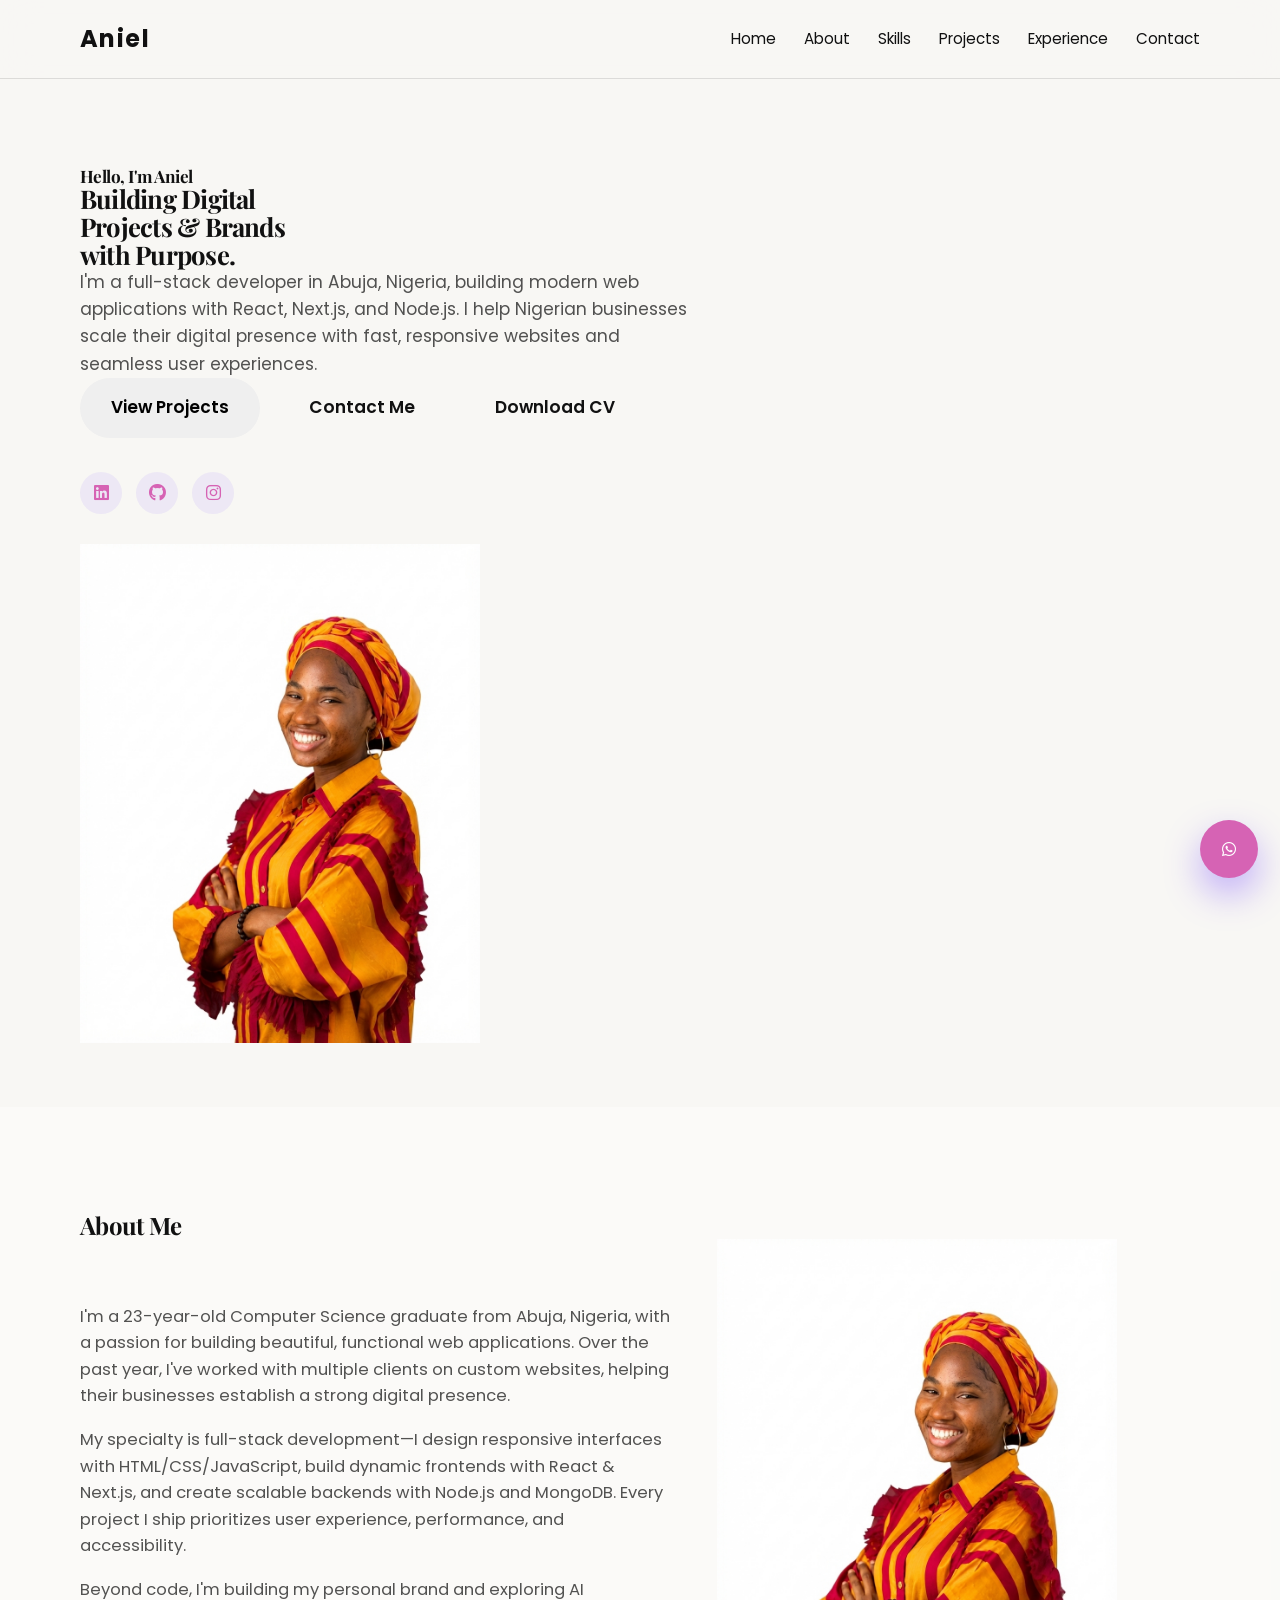
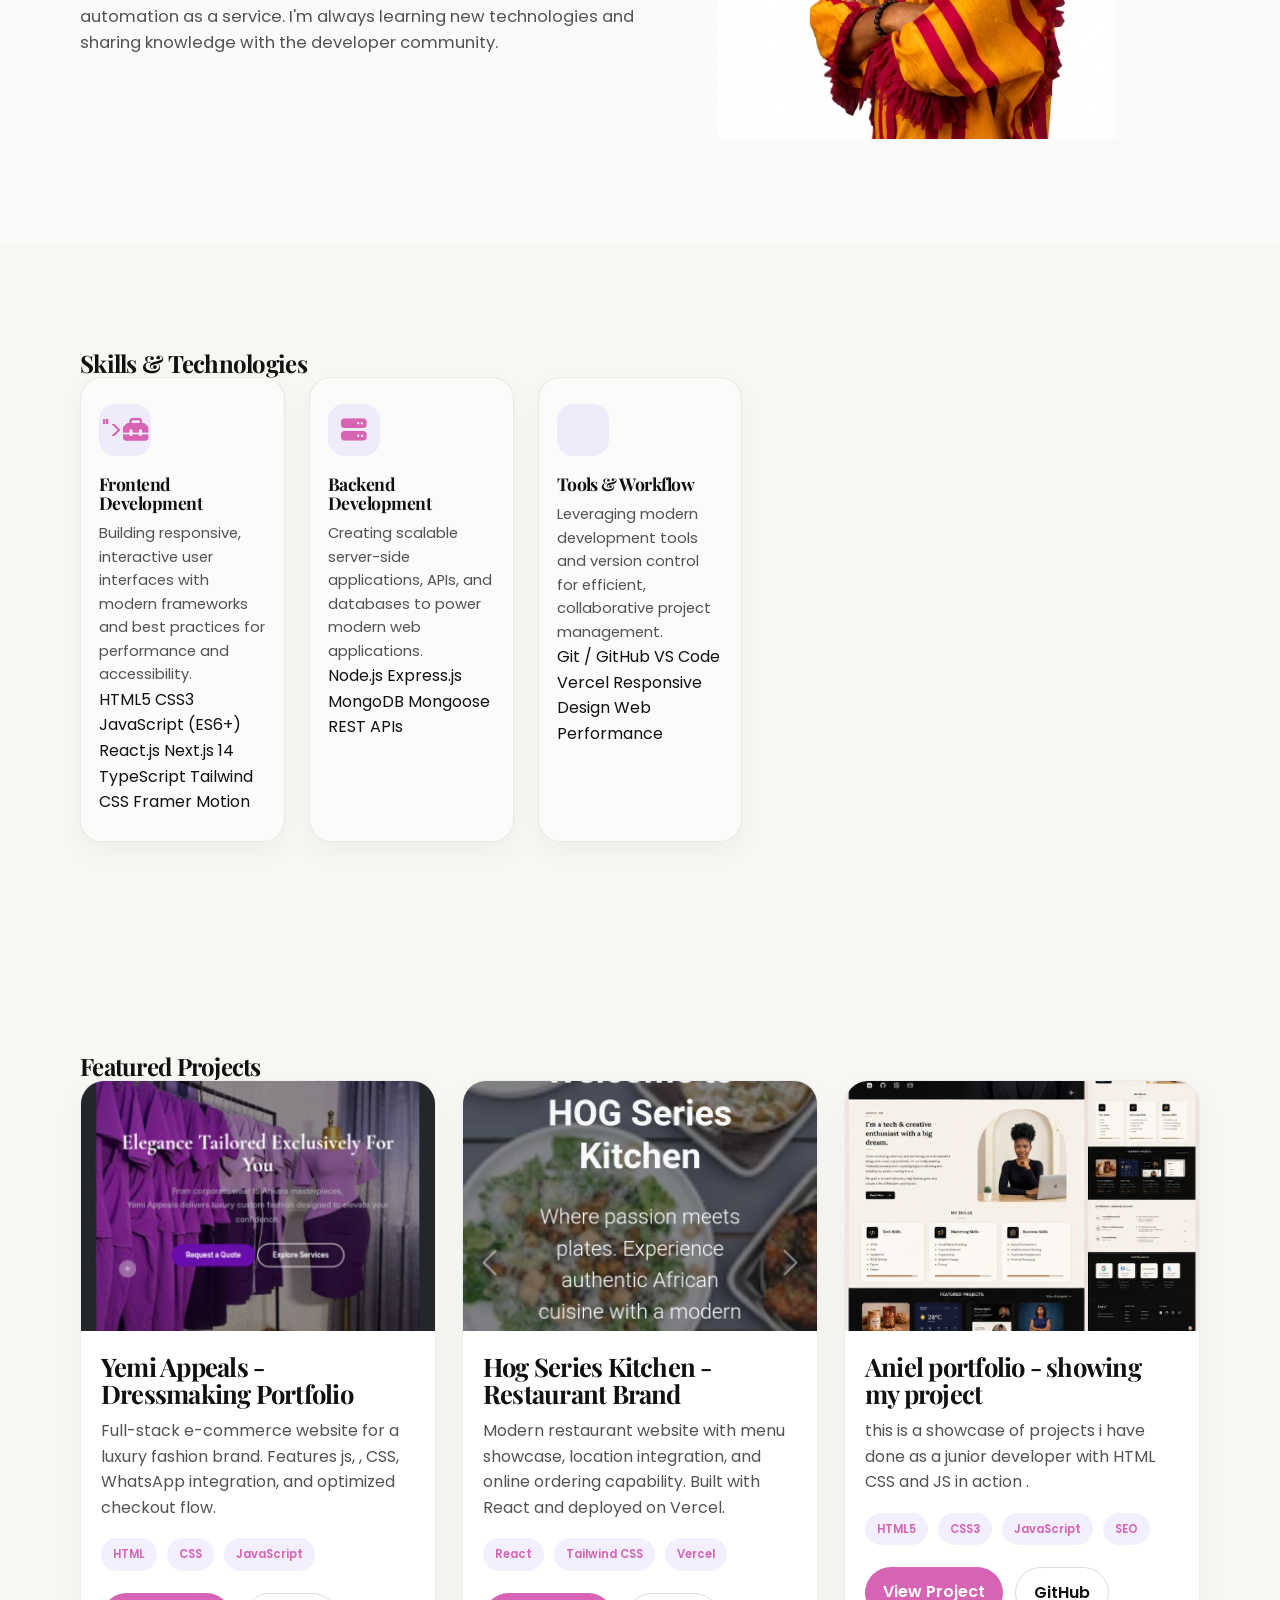
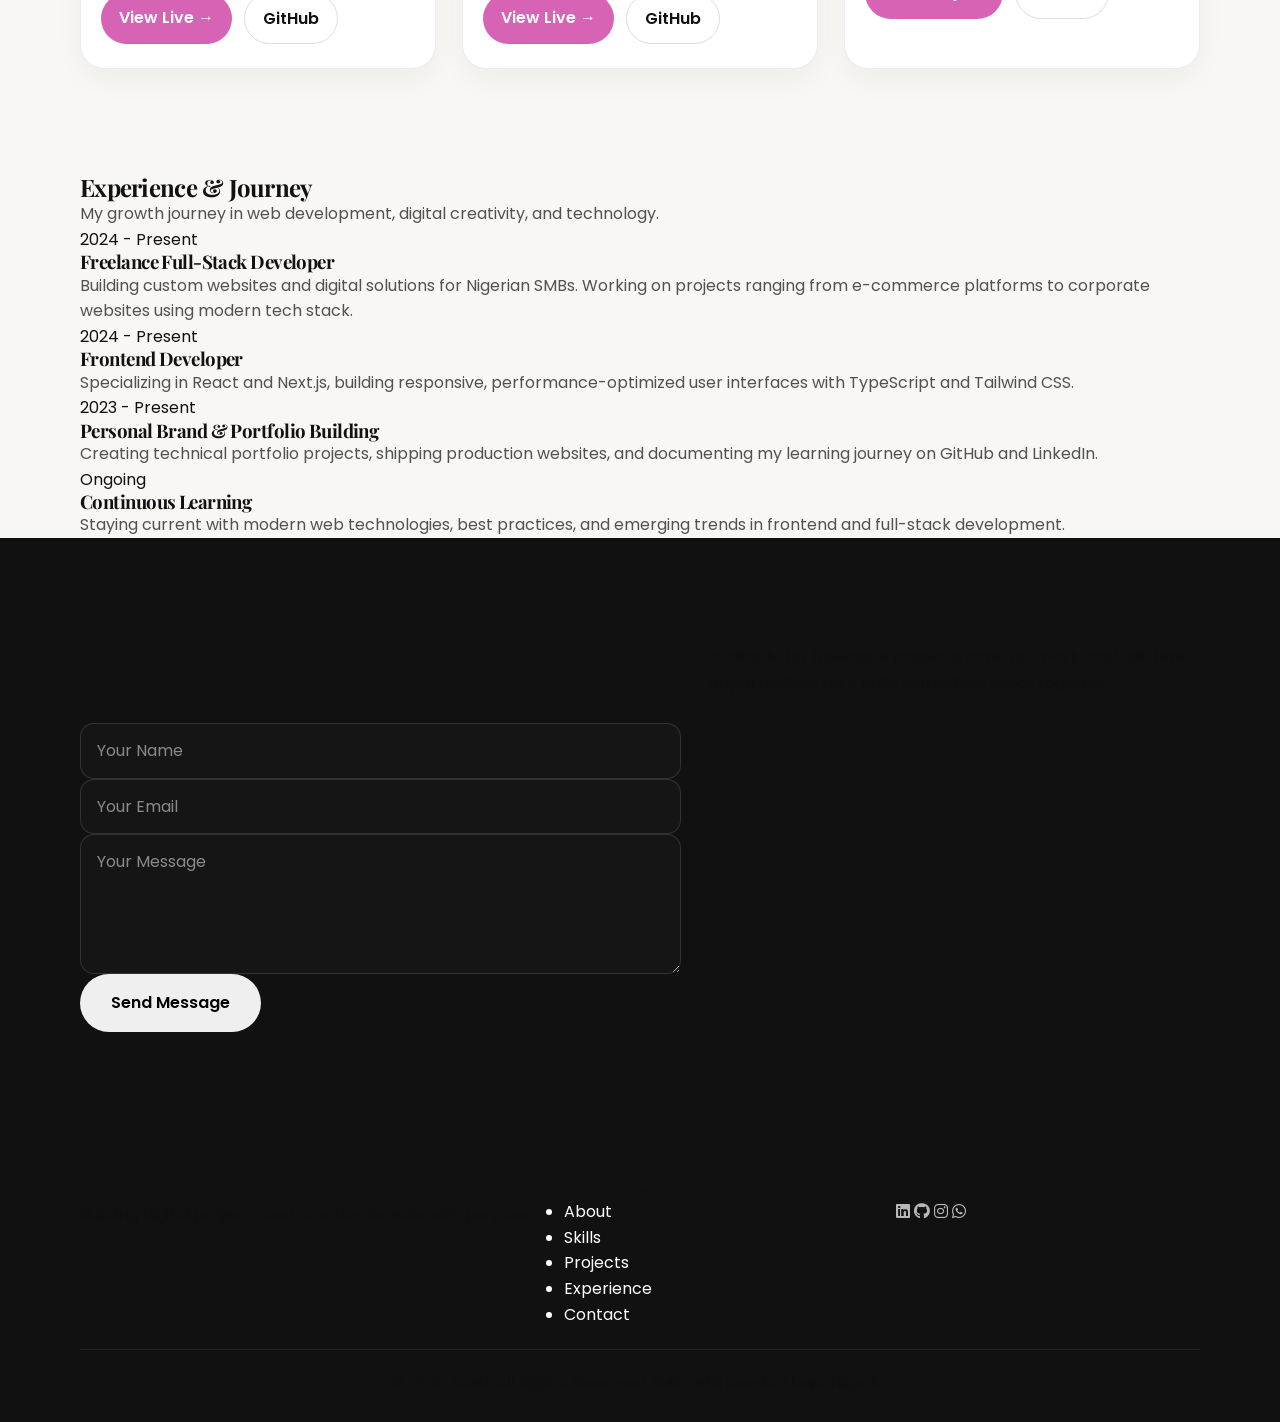
<file: Index.html>
<!DOCTYPE html>
<html lang="en">

<head>
  <meta charset="UTF-8" />
  <meta name="viewport" content="width=device-width, initial-scale=1.0" />
  <meta name="description"
    content="Aniel - Frontend Developer & Full-Stack Engineer. Building responsive websites and digital projects for Nigerian businesses. Specializing in React, Next.js, and Node.js.">
  <meta name="keywords"
    content="Frontend Developer, Web Developer, React, Next.js, Abuja Nigeria, Full-Stack Developer, Web Design">
  <meta name="author" content="Aniel">
  <meta property="og:title" content="Aniel | Frontend Developer & Web Designer">
  <meta property="og:description"
    content="Full-stack developer specializing in React, Next.js, and modern web applications.">
  <meta property="og:image" content="../images/aniel3.png">
  <meta name="theme-color" content="#000000">

  <title>Aniel | Frontend Developer & Web Designer - Abuja, Nigeria</title>

  <!-- Google Fonts (preconnect for speed) -->
  <link rel="preconnect" href="https://fonts.googleapis.com">
  <link rel="preconnect" href="https://fonts.gstatic.com" crossorigin>
  <link
    href="https://fonts.googleapis.com/css2?family=Playfair+Display:wght@600;700&family=Poppins:wght@300;400;500;600&display=swap"
    rel="stylesheet">

  <!-- Font Awesome -->
  <link rel="stylesheet" href="https://cdnjs.cloudflare.com/ajax/libs/font-awesome/6.5.1/css/all.min.css"
    integrity="sha512-DTOQO9RWCH3H4J4yck6qSTa6WO94pYcn5QWVDvVAvj7zzTgfJnCxVSwNeu8jTO59NPcPak9qjkCks5d0j3b5Ag=="
    crossorigin="anonymous" referrerpolicy="no-referrer" />

  <!-- External CSS -->
  <link rel="stylesheet" href="./style.css">


  <link rel="stylesheet"
href="https://cdnjs.cloudflare.com/ajax/libs/font-awesome/6.5.2/css/all.min.css">
  
</head>

<body>
  <!-- FLOATING WHATSAPP ICON -->
  <a href="https://wa.me/2348123456789?text=Hello%20Aniel,%20I%20would%20like%20to%20work%20with%20you." target="_blank" rel="noopener noreferrer" class="whatsapp-float" title="Chat on WhatsApp">
    <i class="fa-brands fa-whatsapp"></i>
  </a>
  <!-- NAVIGATION -->
  <nav>
    <div class="container nav-wrapper">
      <div class="logo">Aniel </div>

      <div class="menu-toggle" id="menu-toggle" aria-expanded="false" aria-label="Toggle navigation menu">
        ☰
      </div>

      <div class="nav-links" id="nav-links">
        <a href="#home">Home</a>
        <a href="#about">About</a>
        <a href="#skills">Skills</a>
        <a href="#projects">Projects</a>
        <a href="#experience">Experience</a>
        <a href="#contact">Contact</a>
      </div>
    </div>
  </nav>

  <!-- HERO SECTION -->
  <section class="hero" id="home">
    <div class="container hero-content">
      <div class="hero-text">
        <h4>Hello, I'm <span class="span-ann" >Aniel</span></h4>
        <h1>
          Building Digital <br>
          Projects & Brands <br>
          with <span>Purpose.</span>
        </h1>
        <p> I'm a full-stack developer in Abuja, Nigeria, building modern web applications
          with React, Next.js, and Node.js. I help Nigerian businesses scale their digital
          presence with fast, responsive websites and seamless user experiences.</p>

        <div class="btn-group">
          <button class="btn primary-btn" id="scrollProjects" aria-label="View my web development projects">
            View Projects
          </button>

          <a href="https://wa.me/22941173483?text=Hello%20Aniel,%20I%20would%20like%20to%20work%20with%20you."
            target="_blank" rel="noopener noreferrer" class="btn secondary-btn" aria-label="Contact via WhatsApp">
            Contact Me
          </a>

          <a href="./AnielCV.pdf" download="Aniel_CV.pdf" class="btn primary-btn" aria-label="Download my resume">
            Download CV
          </a>
        </div>

        <!-- SOCIAL ICONS -->
        <div class="social-icons">
          <a href="https://www.linkedin.com/in/lazarus-anna-04aa04371" target="_blank" rel="noopener noreferrer"
            aria-label="LinkedIn profile">
            <i class="fa-brands fa-linkedin"></i>
          </a>
          <a href="https://github.com/Aniels-hub" target="_blank" rel="noopener noreferrer"
            aria-label="GitHub repositories">
            <i class="fa-brands fa-github"></i>
          </a>
          <a href="https://www.instagram.com/aniel_150" target="_blank" rel="noopener noreferrer"
            aria-label="Instagram profile">
            <i class="fa-brands fa-instagram"></i>
          </a>
        </div>
      </div>

      <div class="hero-image">
        <img src="../images/aniel3.png" alt="Aniel working on web development projects" loading="lazy" width="400" height="400" class="hero-img">
      </div>


    </div>
  </section>

  <!-- ABOUT SECTION -->
  <section class="about" id="about">
    <div class="container">
      <h2 class="section-title">About Me</h2>
      <div class="about-content">
        <div class="about-text">
          <p>
            I'm a 23-year-old Computer Science graduate from Abuja, Nigeria, with a passion for building
            beautiful, functional web applications. Over the past year, I've worked with multiple clients
            on custom websites, helping their businesses establish a strong digital presence.
          </p>
          <p>
            My specialty is full-stack development—I design responsive interfaces with HTML/CSS/JavaScript,
            build dynamic frontends with React & Next.js, and create scalable backends with Node.js and MongoDB.
            Every project I ship prioritizes user experience, performance, and accessibility.
          </p>
          <p>
            Beyond code, I'm building my personal brand and exploring AI automation as a service. I'm always
            learning new technologies and sharing knowledge with the developer community.
          </p>
        </div>
        <div class="about-image">
          <img src="../images/aniel3.png" alt="Aniel working on web development projects" loading="lazy" width="400"
            height="400">
        </div>
      </div>
    </div>
  </section>

  <!-- SKILLS SECTION -->
  <section class="skills" id="skills">
    <div class="container">
      <h2 class="section-title">Skills & Technologies</h2>

      <div class="skills-grid">
        <!-- FRONTEND -->
        <div class="skill-card">
          <div class="skill-icon">"><i class="fa fa-toolbox" aria-hidden="true"></i></div>
          <h3>Frontend Development</h3>
          <p>
            Building responsive, interactive user interfaces with modern frameworks
            and best practices for performance and accessibility.
          </p>
          <div class="tech-list">
            <span class="tech-tag">HTML5</span>
            <span class="tech-tag">CSS3</span>
            <span class="tech-tag">JavaScript (ES6+)</span>
            <span class="tech-tag">React.js</span>
            <span class="tech-tag">Next.js 14</span>
            <span class="tech-tag">TypeScript</span>
            <span class="tech-tag">Tailwind CSS</span>
            <span class="tech-tag">Framer Motion</span>
          </div>
        </div>

        <!-- BACKEND -->
        <div class="skill-card">
          <div class="skill-icon"><i class="fa fa-server" aria-hidden="true"></i></div>
          <h3>Backend Development</h3>
          <p>
            Creating scalable server-side applications, APIs, and databases
            to power modern web applications.
          </p>
          <div class="tech-list">
            <span class="tech-tag">Node.js</span>
            <span class="tech-tag">Express.js</span>
            <span class="tech-tag">MongoDB</span>
            <span class="tech-tag">Mongoose</span>
            <span class="tech-tag">REST APIs</span>
          </div>
        </div>

        <!-- TOOLS & WORKFLOW -->
        <div class="skill-card">
          <div class="skill-icon"><i class="fa-solid fa-project-dia" aria-hidden="true"></i></div>
          <h3>Tools & Workflow</h3>
          <p>
            Leveraging modern development tools and version control for efficient,
            collaborative project management.
          </p>
          <div class="tech-list">
            <span class="tech-tag">Git / GitHub</span>
            <span class="tech-tag">VS Code</span>
            <span class="tech-tag">Vercel</span>
            <span class="tech-tag">Responsive Design</span>
            <span class="tech-tag">Web Performance</span>
          </div>
        </div>
      </div>
    </div>
  </section>

  <!-- PROJECTS SECTION -->
  <section class="projects" id="projects">
    <div class="container">
      <h2 class="section-title">Featured Projects</h2>

      <div class="project-grid">
        <!-- PROJECT 1: YEMI APPEALS -->
        <div class="project-card">
          <img src="../images/yemiappeal.jpg" alt="Yemi Appeals - Custom Dressmaking E-Commerce Website" loading="lazy"
            width="320" height="220">
          <div class="project-info">
            <h3>Yemi Appeals - Dressmaking Portfolio</h3>
            <p>
              Full-stack e-commerce website for a luxury fashion brand. Features js,
              , CSS,  WhatsApp integration, and
              optimized checkout flow.
            </p>
            <div class="tech-tags">
              
              <span class="tech-tag">HTML</span>
              <span class="tech-tag"> CSS</span>
              <span class="tech-tag">JavaScript</span>
            </div>
            <div class="project-buttons">
              <a href="https://yemi-appeals-dressing.vercel.app/" target="_blank" rel="noopener noreferrer"
                class="project-btn">
                View Live →
              </a>
              <a href="https://github.com/Aniels-hub" target="_blank" rel="noopener noreferrer" class="github-btn">
                GitHub
              </a>
            </div>
          </div>
        </div>

        <!-- PROJECT 2: HOG SERIES KITCHEN -->
        <div class="project-card">
          <img src="../images/hogseries.png" alt="Hog Series Kitchen - Restaurant Website" loading="lazy" width="320"
            height="220">
          <div class="project-info">
            <h3>Hog Series Kitchen - Restaurant Brand</h3>
            <p>
              Modern restaurant website with menu showcase, location integration,
              and online ordering capability. Built with React and deployed on Vercel.
            </p>
            <div class="tech-tags">
              <span class="tech-tag">React</span>
              <span class="tech-tag">Tailwind CSS</span>
              <span class="tech-tag">Vercel</span>
            </div>
            <div class="project-buttons">
              <a href="https://hogseries-kitchen.vercel.app/" target="_blank" rel="noopener noreferrer"
                class="project-btn">
                View Live →
              </a>
              <a href="https://github.com/Aniels-hub" target="_blank" rel="noopener noreferrer" class="github-btn">
                GitHub
              </a>
            </div>
          </div>
        </div>

        <!-- PROJECT 3: ANIEL PORTFOLIO -->
        <div class="project-card">
          <img src="../images/portfolio.png" alt="Amiel portfolio website " loading="lazy"
            width="320" height="220">
          <div class="project-info">
            <h3>Aniel portfolio - showing my project</h3>
            <p>this is a showcase of projects i have done as a junior developer with HTML CSS and JS in action 
               .
            </p>
            <div class="tech-tags">
              <span class="tech-tag">HTML5</span>
              <span class="tech-tag">CSS3</span>
              <span class="tech-tag">JavaScript</span>
              <span class="tech-tag">SEO</span>
            </div>

            <div class="project-buttons">

              <a href="#" class="project-btn" aria-disabled="true" tabindex="-1">
                View Project
              </a>
              <a href="https://github.com/Aniels-hub" target="_blank" rel="noopener noreferrer" class="github-btn">
                GitHub
              </a>
            </div>
          </div>
        </div>
      </div>
    </div>
  </section>

  <!-- EXPERIENCE SECTION -->
  <section class="experience" id="experience">
    <div class="container">
      <h2 class="section-title">Experience & Journey</h2>
      <p class="experience-subtitle">
        My growth journey in web development, digital creativity, and technology.
      </p>

      <div class="timeline">
        <div class="timeline-item">
          <div class="timeline-dot"></div>
          <div class="timeline-content">
            <span class="timeline-date">2024 - Present</span>
            <h3>Freelance Full-Stack Developer</h3>
            <p>
              Building custom websites and digital solutions for Nigerian SMBs.
              Working on projects ranging from e-commerce platforms to corporate websites
              using modern tech stack.
            </p>
          </div>
        </div>

        <div class="timeline-item">
          <div class="timeline-dot"></div>
          <div class="timeline-content">
            <span class="timeline-date">2024 - Present</span>
            <h3>Frontend Developer</h3>
            <p>
              Specializing in React and Next.js, building responsive,
              performance-optimized user interfaces with TypeScript and Tailwind CSS.
            </p>
          </div>
        </div>

        <div class="timeline-item">
          <div class="timeline-dot"></div>
          <div class="timeline-content">
            <span class="timeline-date">2023 - Present</span>
            <h3>Personal Brand & Portfolio Building</h3>
            <p>
              Creating technical portfolio projects, shipping production websites,
              and documenting my learning journey on GitHub and LinkedIn.
            </p>
          </div>
        </div>

        <div class="timeline-item">
          <div class="timeline-dot"></div>
          <div class="timeline-content">
            <span class="timeline-date">Ongoing</span>
            <h3>Continuous Learning</h3>
            <p>
              Staying current with modern web technologies, best practices,
              and emerging trends in frontend and full-stack development.
            </p>
          </div>
        </div>
      </div>
    </div>
  </section>

  <!-- CONTACT SECTION -->
  <section class="contact" id="contact">
    <div class="container contact-wrapper">
      <h2 class="section-title">Let's Connect</h2>
      <p>
        Available for freelance projects, contract work, and full-time opportunities.
        Let's build something great together.
      </p>

      <form id="contactForm" novalidate>
        <div class="form-group">
          <input type="text" id="contactName" name="name" placeholder="Your Name" required aria-label="Your name">
          <span class="error-message" id="nameError"></span>
        </div>

        <div class="form-group">
          <input type="email" id="contactEmail" name="email" placeholder="Your Email" required
            aria-label="Your email address">
          <span class="error-message" id="emailError"></span>
        </div>

        <div class="form-group">
          <textarea id="contactMessage" name="message" placeholder="Your Message" required
            aria-label="Your message"></textarea>
          <span class="error-message" id="messageError"></span>
        </div>

        <button type="submit" class="btn primary-btn" aria-label="Send your message">
          Send Message
        </button>
      </form>
    </div>
  </section>

  <!-- FOOTER -->
  <footer>
    <div class="container footer-content">
      <div class="footer-section">
        <h3><a href="#home" >Aniel </a></h3>
        <p>Building digital projects and creative brands with purpose.</p>
      </div>

      <div class="footer-section">
        <h4>Quick Links</h4>
        <ul>
          <li><a href="#about">About</a></li>
          <li><a href="#skills">Skills</a></li>
          <li><a href="#projects">Projects</a></li>
          <li><a href="#experience">Experience</a></li>
          <li><a href="#contact">Contact</a></li>
        </ul>
      </div>

      <div class="footer-section">
        <h4>Connect</h4>
        <div class="footer-socials">
          <a href="https://www.linkedin.com/in/lazarus-anna-04aa04371" target="_blank" rel="noopener noreferrer"
            aria-label="LinkedIn">
            <i class="fa-brands fa-linkedin"></i>
          </a>
          <a href="https://github.com/Aniels-hub" target="_blank" rel="noopener noreferrer" aria-label="GitHub">
            <i class="fa-brands fa-github"></i>
          </a>
          <a href="https://www.instagram.com/aniel_150" target="_blank" rel="noopener noreferrer"
            aria-label="Instagram">
            <i class="fa-brands fa-instagram"></i>
          </a>
          <a href="https://wa.me/22941173483" target="_blank" rel="noopener noreferrer" aria-label="WhatsApp">
<i class="fa-brands fa-whatsapp"></i>
        </a>

        </div>
      </div>
    </div>

    <div class="footer-bottom">
      <p>© 2026 Aniel. All Rights Reserved. Built with <span class="heart">love</span> in Abuja, Nigeria.</p>

    </div><div class=""></div>
  </footer>

  <!-- SCRIPTS -->
  <script src="./script.js" defer></script>

</body>

</html>
</file>
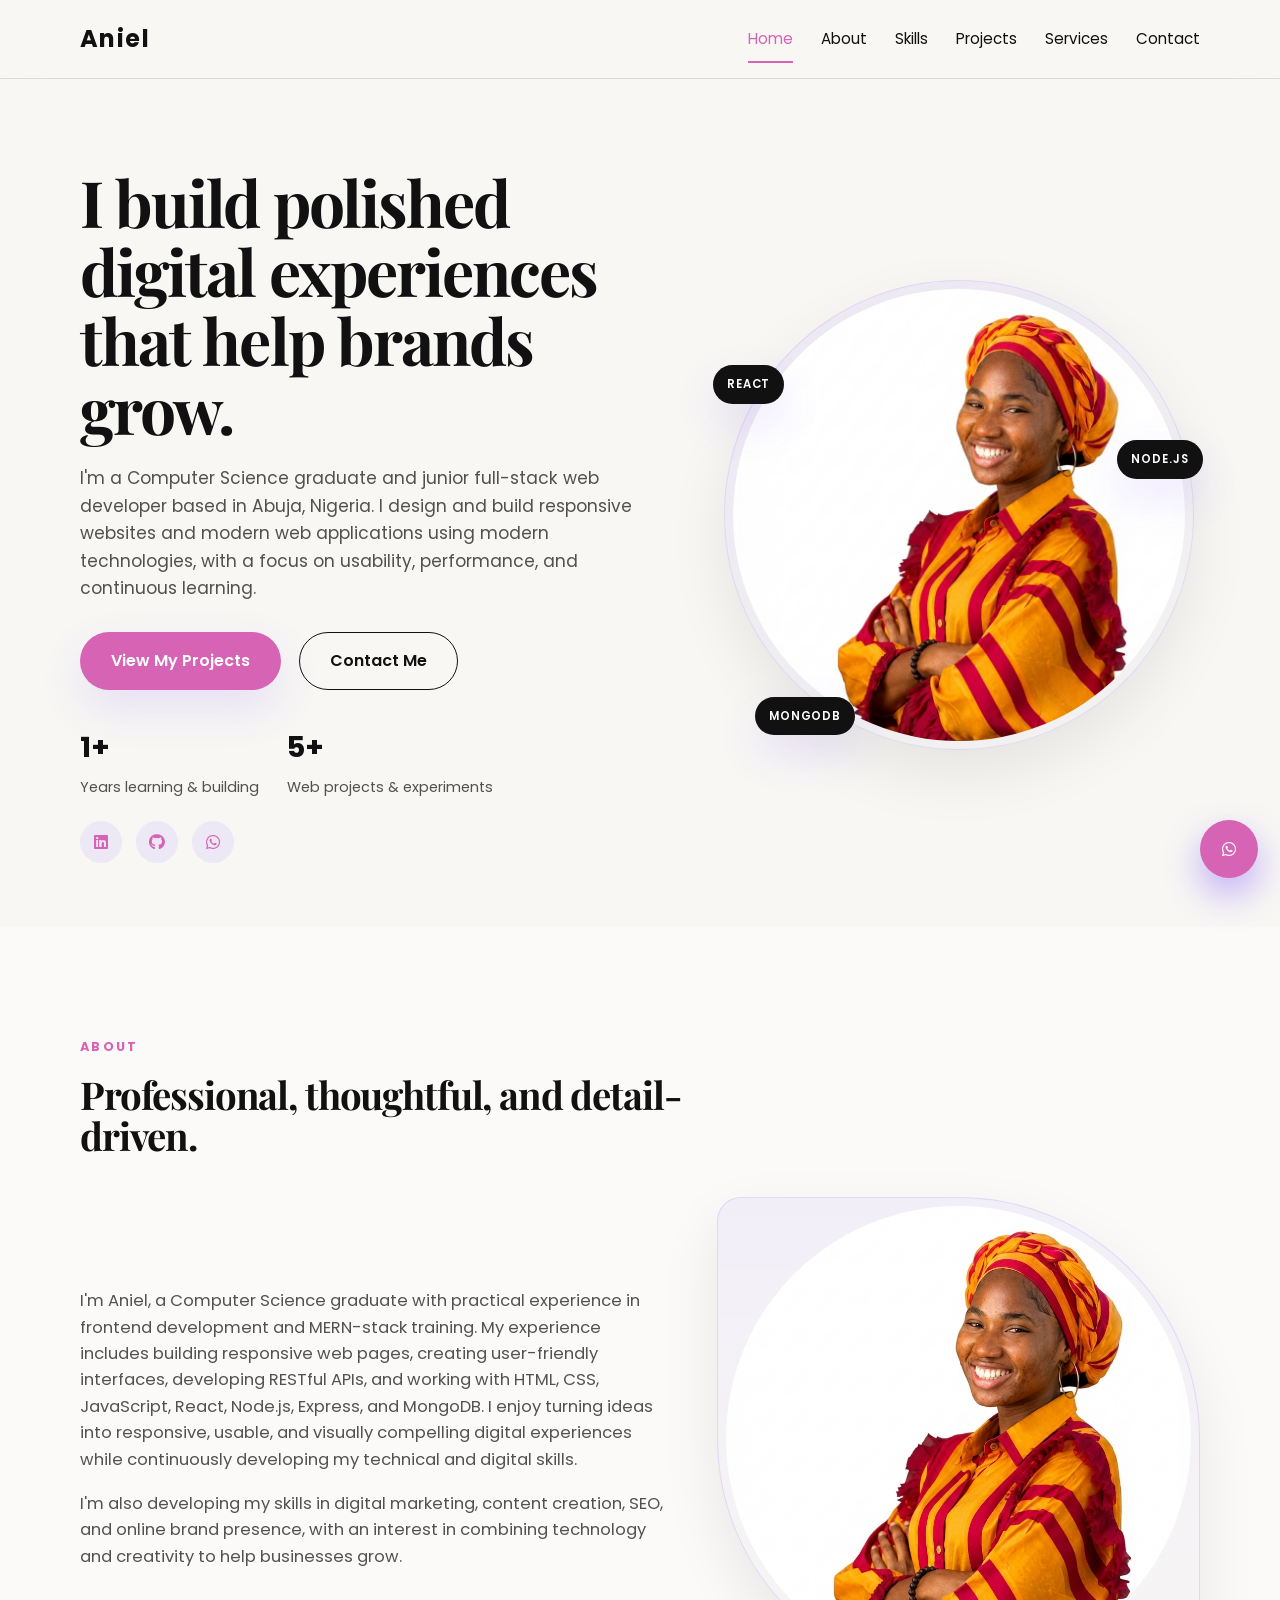
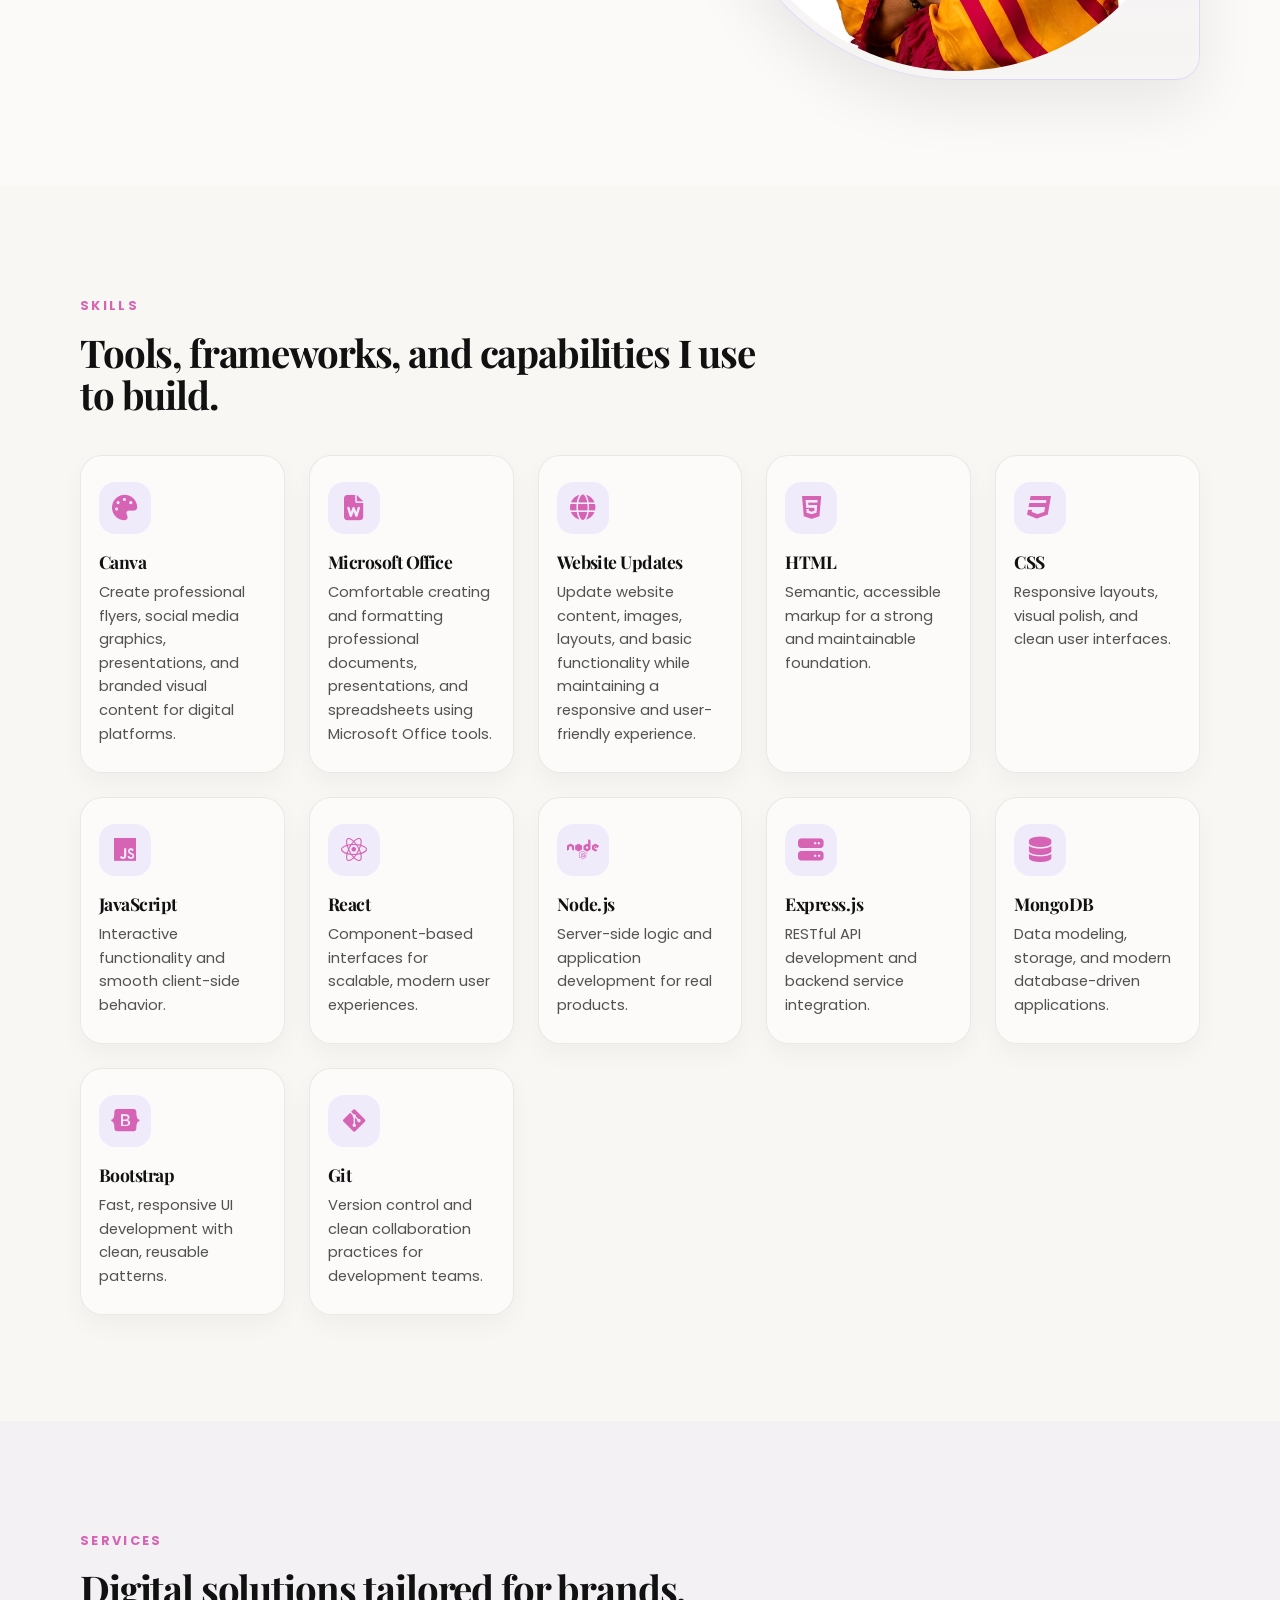
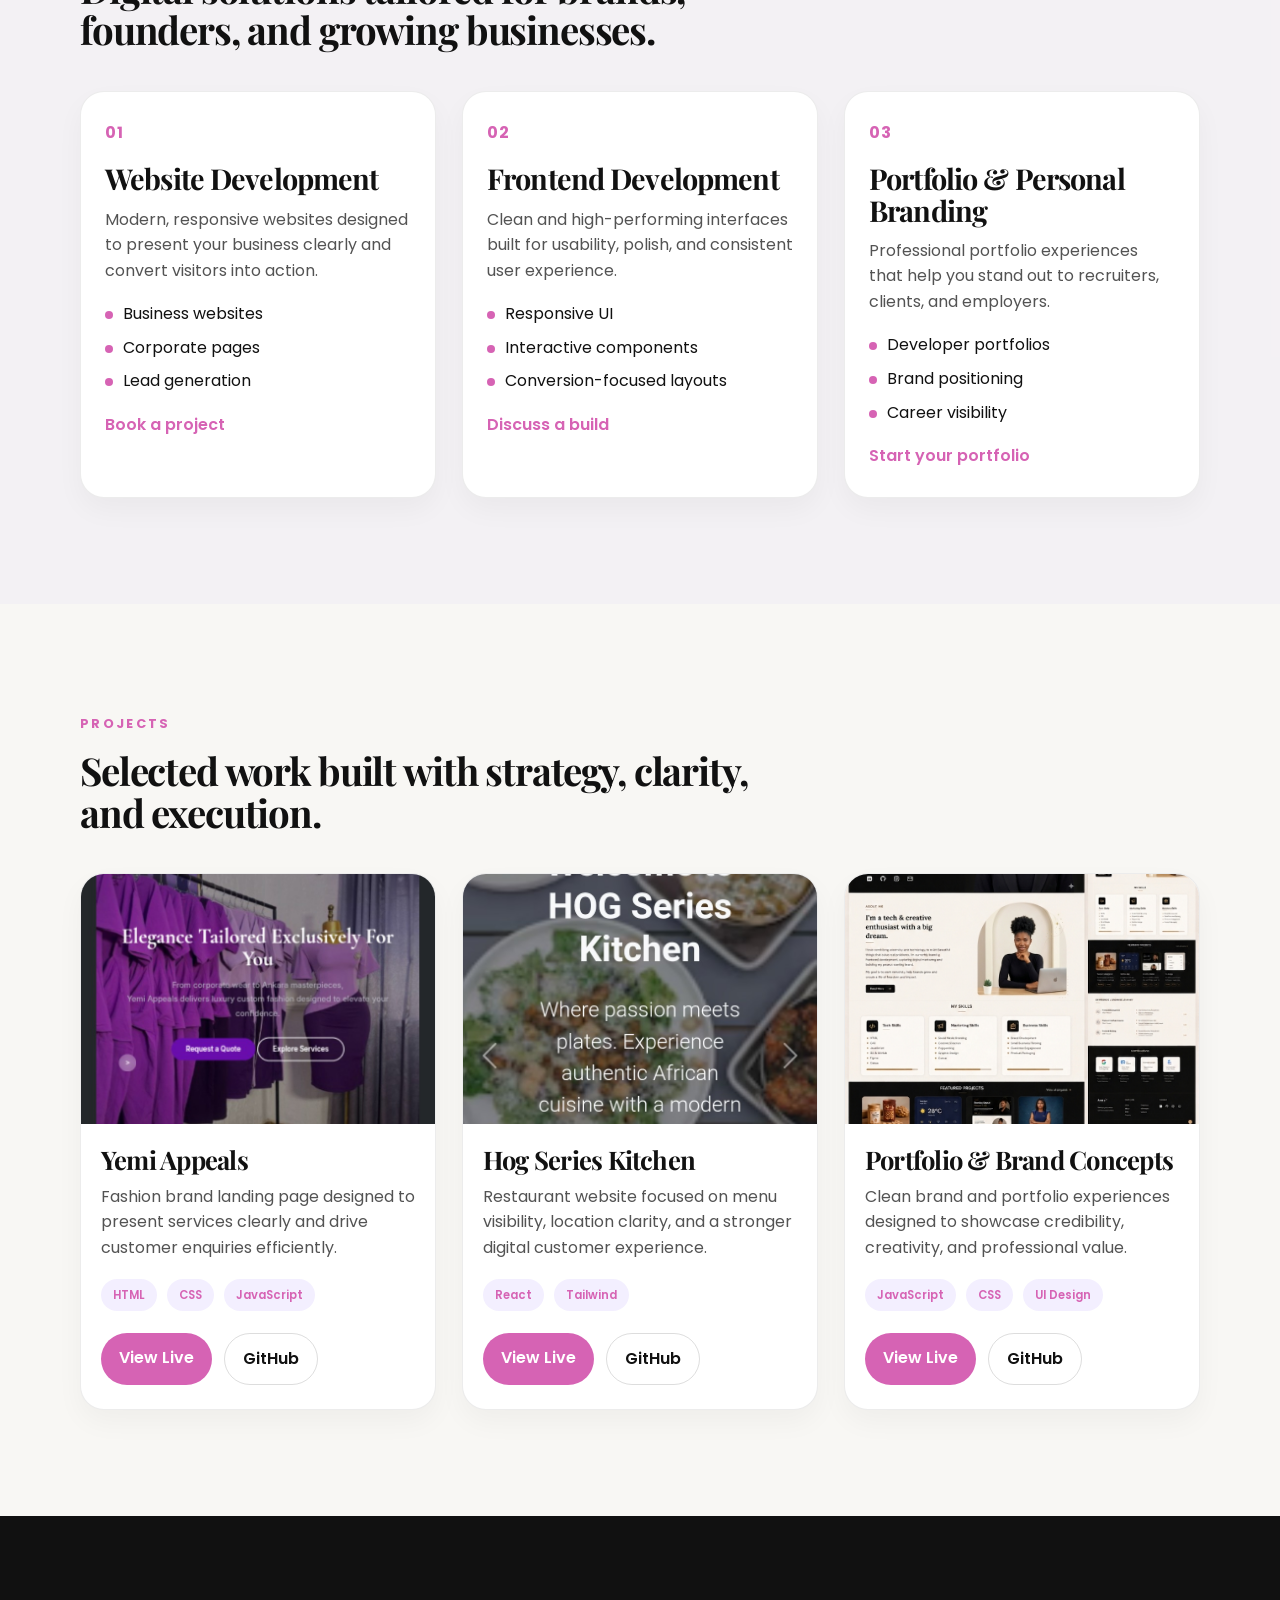
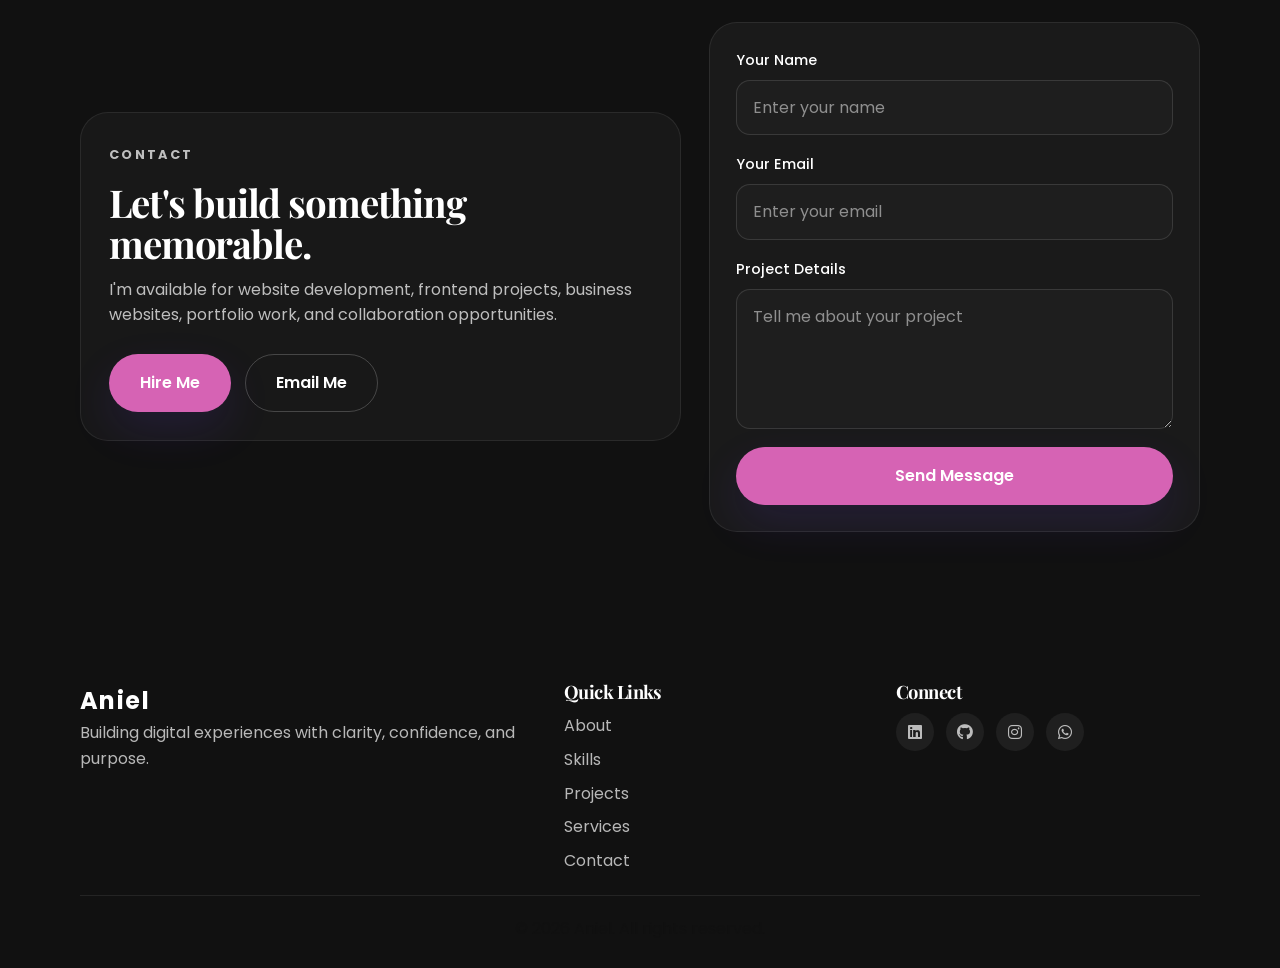
<file: index.html>
<!DOCTYPE html>
<html lang="en">

<head>
  <meta charset="UTF-8" />
  <meta name="viewport" content="width=device-width, initial-scale=1.0" />
  <meta name="description"
    content="Aniel - Frontend Developer & Full-Stack Engineer. Building responsive websites and digital projects for Nigerian businesses. Specializing in React, Next.js, and Node.js.">
  <meta name="keywords"
    content="Frontend Developer, Web Developer, React, Next.js, Abuja Nigeria, Full-Stack Developer, Web Design">
  <meta name="author" content="Aniel">
  <meta property="og:title" content="Aniel | Frontend Developer & Web Designer">
  <meta property="og:description"
    content="Full-stack developer specializing in React, Next.js, and modern web applications.">
  <meta property="og:image" content="../images/aniel3.png">
  <meta name="theme-color" content="#111111">

  <title>Aniel | Computer Science Graduate | Junior Full-Stack Web Developer </title>

  <link rel="preconnect" href="https://fonts.googleapis.com">
  <link rel="preconnect" href="https://fonts.gstatic.com" crossorigin>
  <link
    href="https://fonts.googleapis.com/css2?family=Playfair+Display:wght@600;700&family=Poppins:wght@300;400;500;600;700&display=swap"
    rel="stylesheet">

  <link rel="stylesheet" href="https://cdn.jsdelivr.net/npm/@fortawesome/fontawesome-free@6.5.1/css/all.min.css" />

  <link rel="stylesheet" href="./style.css">
</head>

<body>
  <a href="https://wa.me/22941173483?text=Hello%20Aniel,%20I%20would%20like%20to%20work%20with%20you." target="_blank" rel="noopener noreferrer" class="whatsapp-float" title="Chat on WhatsApp">
    <i class="fa-brands fa-whatsapp"></i>
  </a>

  <nav>
    <div class="container nav-wrapper">
      <a href="#home" class="logo">Aniel</a>

      <button class="menu-toggle" id="menu-toggle" aria-expanded="false" aria-label="Toggle navigation menu">
        ☰
      </button>

      <div class="nav-links" id="nav-links">
        <a href="#home" class="active">Home</a>
        <a href="#about">About</a>
        <a href="#skills">Skills</a>
        <a href="#projects">Projects</a>
        <a href="#services">Services</a>
        <a href="#contact">Contact</a>
      </div>
    </div>
  </nav>

  <section class="hero" id="home">
    <div class="container hero-inner">
      <div class="hero-copy">
        <!-- <p class="eyebrow">junior Frontend Developer • Web Designer</p> -->
        <h1>
          I build polished digital experiences that help brands grow.
        </h1>
        <p class="hero-text">
          I'm a Computer Science graduate and junior full-stack web developer based in Abuja, Nigeria. I design and build responsive websites and modern web applications  using modern technologies, with a focus on usability, performance, and continuous learning.
        </p>

        <div class="btn-group">
          <button class="btn btn-primary" id="scrollProjects" aria-label="View my web development projects">
            View My Projects
          </button>
          <a href="https://wa.me/22941173483?text=Hello%20Aniel,%20I%20would%20like%20to%20work%20with%20you." target="_blank" rel="noopener noreferrer" class="btn btn-secondary" aria-label="Contact via WhatsApp">
            Contact Me
          </a>
        </div>

        <div class="hero-meta">
          <div>
            <strong>1+</strong>
            <span>Years learning & building</span>
          </div>
          <div>
            <strong>5+</strong>
            <span>Web projects & experiments</span>
          </div>
        </div>

        <div class="social-icons">
          <a href="https://www.linkedin.com/in/lazarus-anna-04aa04371" target="_blank" rel="noopener noreferrer" aria-label="LinkedIn profile">
            <i class="fa-brands fa-linkedin"></i>
          </a>
          <a href="https://github.com/Aniels-hub" target="_blank" rel="noopener noreferrer" aria-label="GitHub repositories">
            <i class="fa-brands fa-github"></i>
          </a>
          <a href="https://wa.me/22941173483" target="_blank" rel="noopener noreferrer" aria-label="WhatsApp profile">
            <i class="fa-brands fa-whatsapp"></i>
          </a>
        </div>
      </div>

      <div class="hero-visual" aria-label="Profile illustration and technologies">
        <div class="visual-card">
          <div class="visual-glow"></div>
          <img src="images/aniel3.png" alt="Aniel portfolio portrait" loading="lazy" width="420" height="420" class="hero-img">
          <div class="floating-badge badge-one">React</div>
          <div class="floating-badge badge-two">Node.js</div>
          <div class="floating-badge badge-three">MongoDB</div>
        </div>
      </div>
    </div>
  </section>

  <section class="about" id="about">
    <div class="container">
      <div class="section-heading">
        <p class="eyebrow">About</p>
        <h2>Professional, thoughtful, and detail-driven.</h2>
      </div>

      <div class="about-content">
        <div class="about-text">
          <p>
         I'm Aniel, a Computer Science graduate with practical experience in frontend development and MERN-stack training. My experience includes building responsive web pages, creating user-friendly interfaces, developing RESTful APIs, and working with HTML, CSS, JavaScript, React, Node.js, Express, and MongoDB. I enjoy turning ideas into responsive, usable, and visually compelling digital experiences while continuously developing my technical and digital skills.
          </p>
          <p>
            I'm also developing my skills in digital marketing, content creation, SEO, and online brand presence, with an interest in combining technology and creativity to help businesses grow.
          </p>
          <!-- <ul class="about-points">
            <li>Responsive design and UI implementation</li>
            <li>Frontend architecture and performance</li>
            <li>Modern full-stack development workflows</li>
          </ul> -->
        </div>

        <div class="about-image-wrap">
          <div class="about-image-card">
            <img src="images/aniel3.png" alt="Aniel portrait in about section" loading="lazy" width="420" height="420">
          </div>
        </div>
      </div>
    </div>
  </section>

  <section class="skills" id="skills">
    <div class="container">
      <div class="section-heading">
        <p class="eyebrow">Skills</p>
        <h2>Tools, frameworks, and capabilities I use to build.</h2>
      </div>

      <div class="skills-grid">
        <!-- Canva -->
        <div class="skill-card">
          <div class="skill-icon"><i class="fa-solid fa-palette"></i></div>
          <h3>Canva</h3>
          <p>Create professional flyers, social media graphics, presentations, and branded visual content for digital platforms.</p>
        </div>

        <!-- Microsoft Office -->
        <div class="skill-card">
          <div class="skill-icon"><i class="fa-solid fa-file-word"></i></div>
          <h3>Microsoft Office</h3>
          <p>Comfortable creating and formatting professional documents, presentations, and spreadsheets using Microsoft Office tools.</p>
        </div>

        <!-- Website Updates -->
        <div class="skill-card">
          <div class="skill-icon"><i class="fa-solid fa-globe"></i></div>
          <h3>Website Updates</h3>
          <p>Update website content, images, layouts, and basic functionality while maintaining a responsive and user-friendly experience.</p>
        </div>

        <!-- HTML -->
        <div class="skill-card">
          <div class="skill-icon"><i class="fa-brands fa-html5"></i></div>
          <h3>HTML</h3>
          <p>Semantic, accessible markup for a strong and maintainable foundation.</p>
        </div>

        <!-- CSS -->
        <div class="skill-card">
          <div class="skill-icon"><i class="fa-brands fa-css3"></i></div>
          <h3>CSS</h3>
          <p>Responsive layouts, visual polish, and clean user interfaces.</p>
        </div>

        <!-- JavaScript -->
        <div class="skill-card">
          <div class="skill-icon"><i class="fa-brands fa-js"></i></div>
          <h3>JavaScript</h3>
          <p>Interactive functionality and smooth client-side behavior.</p>
        </div>

        <!-- React -->
        <div class="skill-card">
          <div class="skill-icon"><i class="fa-brands fa-react"></i></div>
          <h3>React</h3>
          <p>Component-based interfaces for scalable, modern user experiences.</p>
        </div>

        <!-- Node.js -->
        <div class="skill-card">
          <div class="skill-icon"><i class="fa-brands fa-node"></i></div>
          <h3>Node.js</h3>
          <p>Server-side logic and application development for real products.</p>
        </div>

        <!-- Express.js -->
        <div class="skill-card">
          <div class="skill-icon"><i class="fa-solid fa-server"></i></div>
          <h3>Express.js</h3>
          <p>RESTful API development and backend service integration.</p>
        </div>

        <!-- MongoDB -->
        <div class="skill-card">
          <div class="skill-icon"><i class="fa-solid fa-database"></i></div>
          <h3>MongoDB</h3>
          <p>Data modeling, storage, and modern database-driven applications.</p>
        </div>

        <!-- Bootstrap -->
        <div class="skill-card">
          <div class="skill-icon"><i class="fa-brands fa-bootstrap"></i></div>
          <h3>Bootstrap</h3>
          <p>Fast, responsive UI development with clean, reusable patterns.</p>
        </div>

        <!-- Git -->
        <div class="skill-card">
          <div class="skill-icon"><i class="fa-brands fa-git-alt"></i></div>
          <h3>Git</h3>
          <p>Version control and clean collaboration practices for development teams.</p>
        </div>
      </div>
    </div>
  </section>

  <section class="services" id="services">
    <div class="container">
      <div class="section-heading">
        <p class="eyebrow">Services</p>
        <h2>Digital solutions tailored for brands, founders, and growing businesses.</h2>
      </div>

      <div class="services-grid">
        <article class="service-card">
          <span class="service-number">01</span>
          <h3>Website Development</h3>
          <p>Modern, responsive websites designed to present your business clearly and convert visitors into action.</p>
          <ul>
            <li>Business websites</li>
            <li>Corporate pages</li>
            <li>Lead generation</li>
          </ul>
          <a href="#contact" class="text-link">Book a project</a>
        </article>

        <article class="service-card">
          <span class="service-number">02</span>
          <h3>Frontend Development</h3>
          <p>Clean and high-performing interfaces built for usability, polish, and consistent user experience.</p>
          <ul>
            <li>Responsive UI</li>
            <li>Interactive components</li>
            <li>Conversion-focused layouts</li>
          </ul>
          <a href="#contact" class="text-link">Discuss a build</a>
        </article>

        <article class="service-card">
          <span class="service-number">03</span>
          <h3>Portfolio & Personal Branding</h3>
          <p>Professional portfolio experiences that help you stand out to recruiters, clients, and employers.</p>
          <ul>
            <li>Developer portfolios</li>
            <li>Brand positioning</li>
            <li>Career visibility</li>
          </ul>
          <a href="#contact" class="text-link">Start your portfolio</a>
        </article>
      </div>
    </div>
  </section>

  <section class="projects" id="projects">
    <div class="container">
      <div class="section-heading">
        <p class="eyebrow">Projects</p>
        <h2>Selected work built with strategy, clarity, and execution.</h2>
      </div>

      <div class="project-grid">
        <article class="project-card">
          <img src="images/yemiappeal.jpg" alt="Yemi Appeals fashion website" loading="lazy" width="320" height="220">
          <div class="project-info">
            <h3>Yemi Appeals</h3>
            <p>Fashion brand landing page designed to present services clearly and drive customer enquiries efficiently.</p>
            <div class="tech-tags">
              <span>HTML</span>
              <span>CSS</span>
              <span>JavaScript</span>
            </div>
            <div class="project-buttons">

              <a href="https://yemi-appeal.vercel.app/" target="_blank" rel="noopener noreferrer" class="project-btn">View Live</a>
              <a href="https://github.com/Aniels-hub" target="_blank" rel="noopener noreferrer" class="github-btn">GitHub</a>
            </div>
          </div>
        </article>

        <article class="project-card">
          <img src="images/hogseries.png" alt="Hog Series kitchen restaurant website" loading="lazy" width="320" height="220">
          <div class="project-info">
            <h3>Hog Series Kitchen</h3>
            <p>Restaurant website focused on menu visibility, location clarity, and a stronger digital customer experience.</p>
            <div class="tech-tags">
              <span>React</span>
              <span>Tailwind</span>
            </div>
            <div class="project-buttons">
              <a href="https://hogseries-kitchen.vercel.app/" target="_blank" rel="noopener noreferrer" class="project-btn">View Live</a>
              <a href="https://github.com/Aniels-hub" target="_blank" rel="noopener noreferrer" class="github-btn">GitHub</a>
            </div>
          </div>
        </article>

        <article class="project-card">
          <img src="images/portfolio.png" alt="Portfolio website design concept" loading="lazy" width="320" height="220">
          <div class="project-info">
            <h3>Portfolio & Brand Concepts</h3>
            <p>Clean brand and portfolio experiences designed to showcase credibility, creativity, and professional value.</p>
            <div class="tech-tags">
              <span>JavaScript</span>
              <span>CSS</span>
              <span>UI Design</span>
            </div>
            <div class="project-buttons">
              <a href="#home" class="project-btn">View Live</a>
              <a href="https://github.com/Aniels-hub" target="_blank" rel="noopener noreferrer" class="github-btn">GitHub</a>
            </div>
          </div>
        </article>
      </div>
    </div>
  </section>

  <section class="contact" id="contact">
    <div class="container contact-wrapper">
      <div class="contact-panel">
        <div class="contact-copy">
          <p class="eyebrow">Contact</p>
          <h2>Let's build something memorable.</h2>
          <p>
            I'm available for website development, frontend projects, business websites, portfolio work, and collaboration opportunities.
          </p>
        </div>

        <div class="contact-actions">
          <a href="https://wa.me/22941173483?text=Hello%20Aniel,%20I%20would%20like%20to%20work%20with%20you." target="_blank" rel="noopener noreferrer" class="btn btn-primary">Hire Me</a>
          <a href="mailto:annalazarusa@gmail.com" class="btn btn-secondary-dark">Email Me</a>
        </div>
      </div>

      <form id="contactForm" novalidate class="contact-form">
        <div class="form-group">
          <label for="contactName">Your Name</label>
          <input type="text" id="contactName" name="name" placeholder="Enter your name" required aria-label="Your name">
          <span class="error-message" id="nameError"></span>
        </div>

        <div class="form-group">
          <label for="contactEmail">Your Email</label>
          <input type="email" id="contactEmail" name="email" placeholder="Enter your email" required aria-label="Your email address">
          <span class="error-message" id="emailError"></span>
        </div>

        <div class="form-group">
          <label for="contactMessage">Project Details</label>
          <textarea id="contactMessage" name="message" placeholder="Tell me about your project" required aria-label="Your message"></textarea>
          <span class="error-message" id="messageError"></span>
        </div>

        <button type="submit" class="btn btn-primary btn-block" aria-label="Send your message">
          Send Message
        </button>
      </form>
    </div>
  </section>

  <footer>
    <div class="container footer-content">
      <div class="footer-brand">
        <a href="#home" class="logo logo-footer">Aniel</a>
        <p>Building digital experiences with clarity, confidence, and purpose.</p>
      </div>

      <div class="footer-links">
        <h4>Quick Links</h4>
        <ul>
          <li><a href="#about">About</a></li>
          <li><a href="#skills">Skills</a></li>
          <li><a href="#projects">Projects</a></li>
          <li><a href="#services">Services</a></li>
          <li><a href="#contact">Contact</a></li>
        </ul>
      </div>

      <div class="footer-socials">
        <h4>Connect</h4>
        <div class="social-row">
          <a href="https://www.linkedin.com/in/lazarus-anna-04aa04371" target="_blank" rel="noopener noreferrer" aria-label="LinkedIn">
            <i class="fa-brands fa-linkedin"></i>
          </a>
          <a href="https://github.com/Aniels-hub" target="_blank" rel="noopener noreferrer" aria-label="GitHub">
            <i class="fa-brands fa-github"></i>
          </a>
          <a href="https://www.instagram.com/aniel_150" target="_blank" rel="noopener noreferrer" aria-label="Instagram">
            <i class="fa-brands fa-instagram"></i>
          </a>
          <a href="https://wa.me/22941173483" target="_blank" rel="noopener noreferrer" aria-label="WhatsApp">
            <i class="fa-brands fa-whatsapp"></i>
          </a>
        </div>
      </div>
    </div>

    <div class="footer-bottom">
      <p>© 2026 Aniel. All rights reserved.</p>
    </div>
  </footer>

  <script src="./script.js" defer></script>
</body>
</html>
</file>
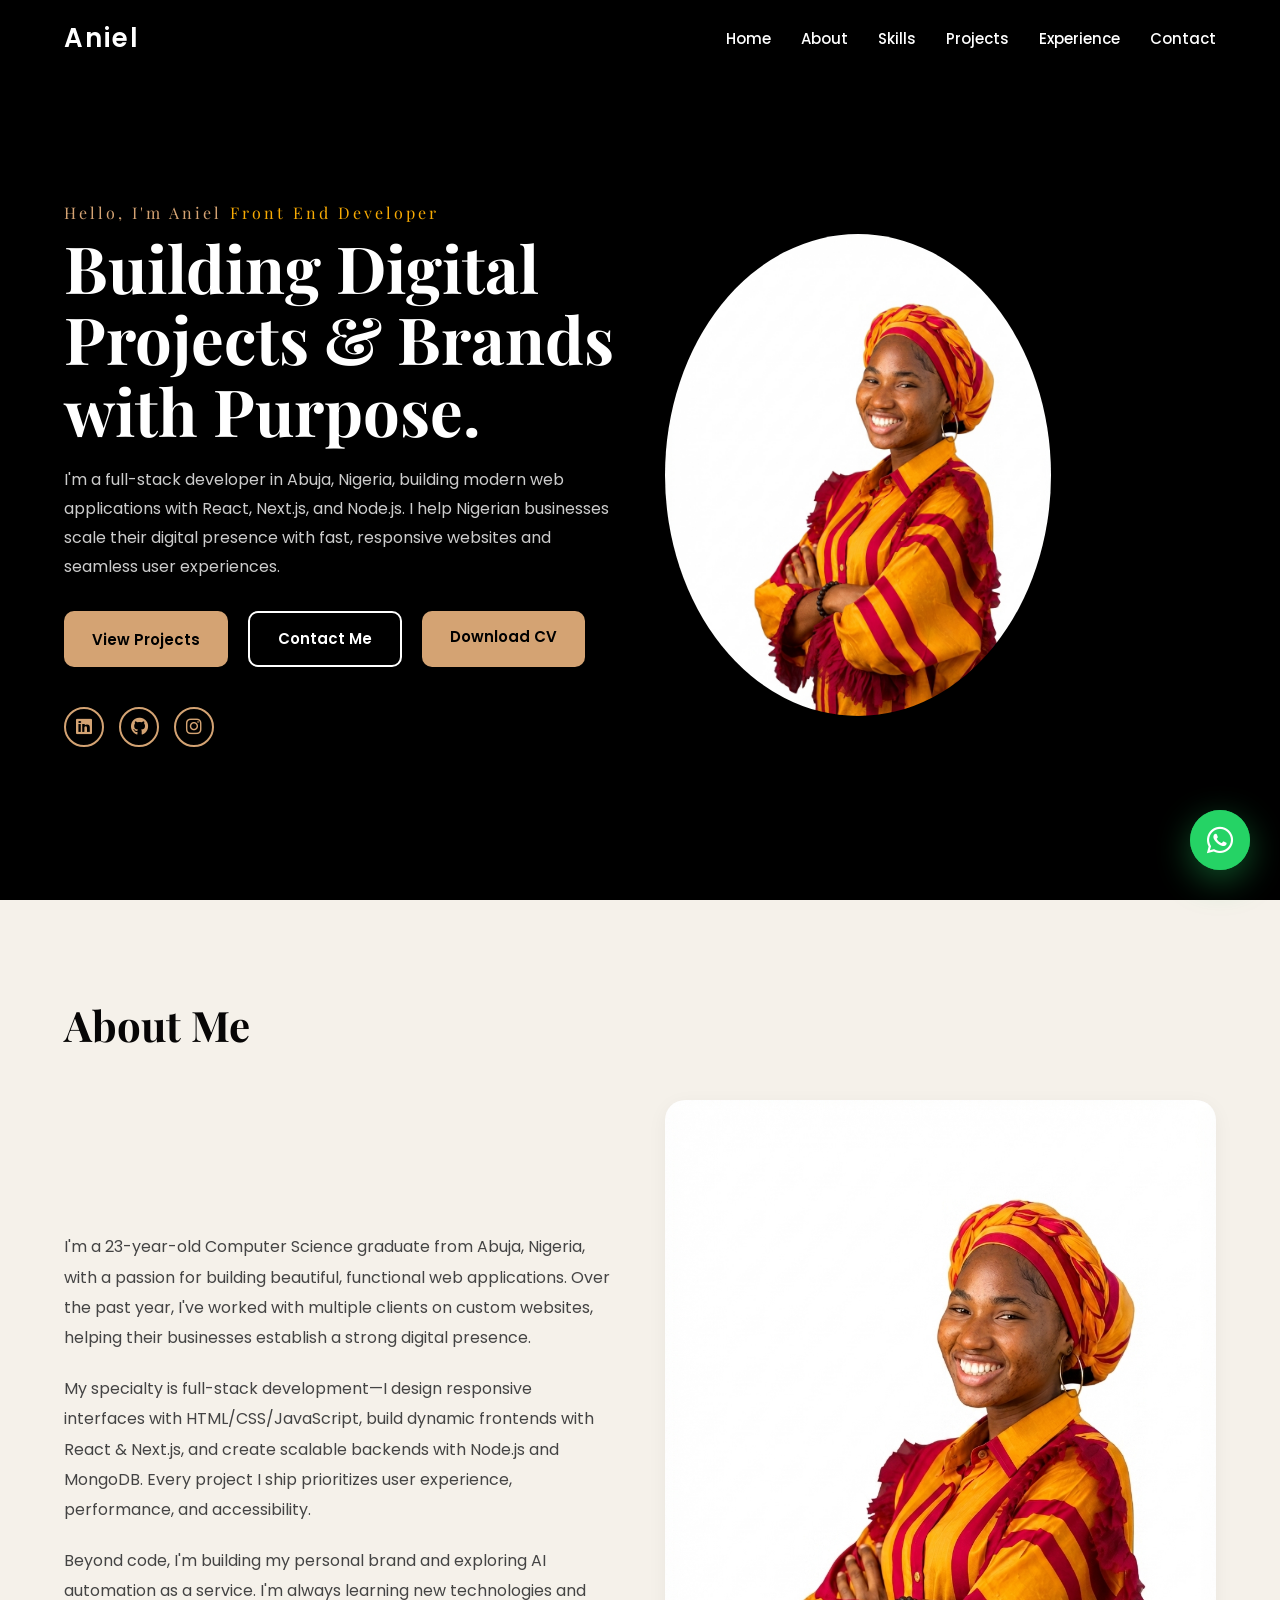
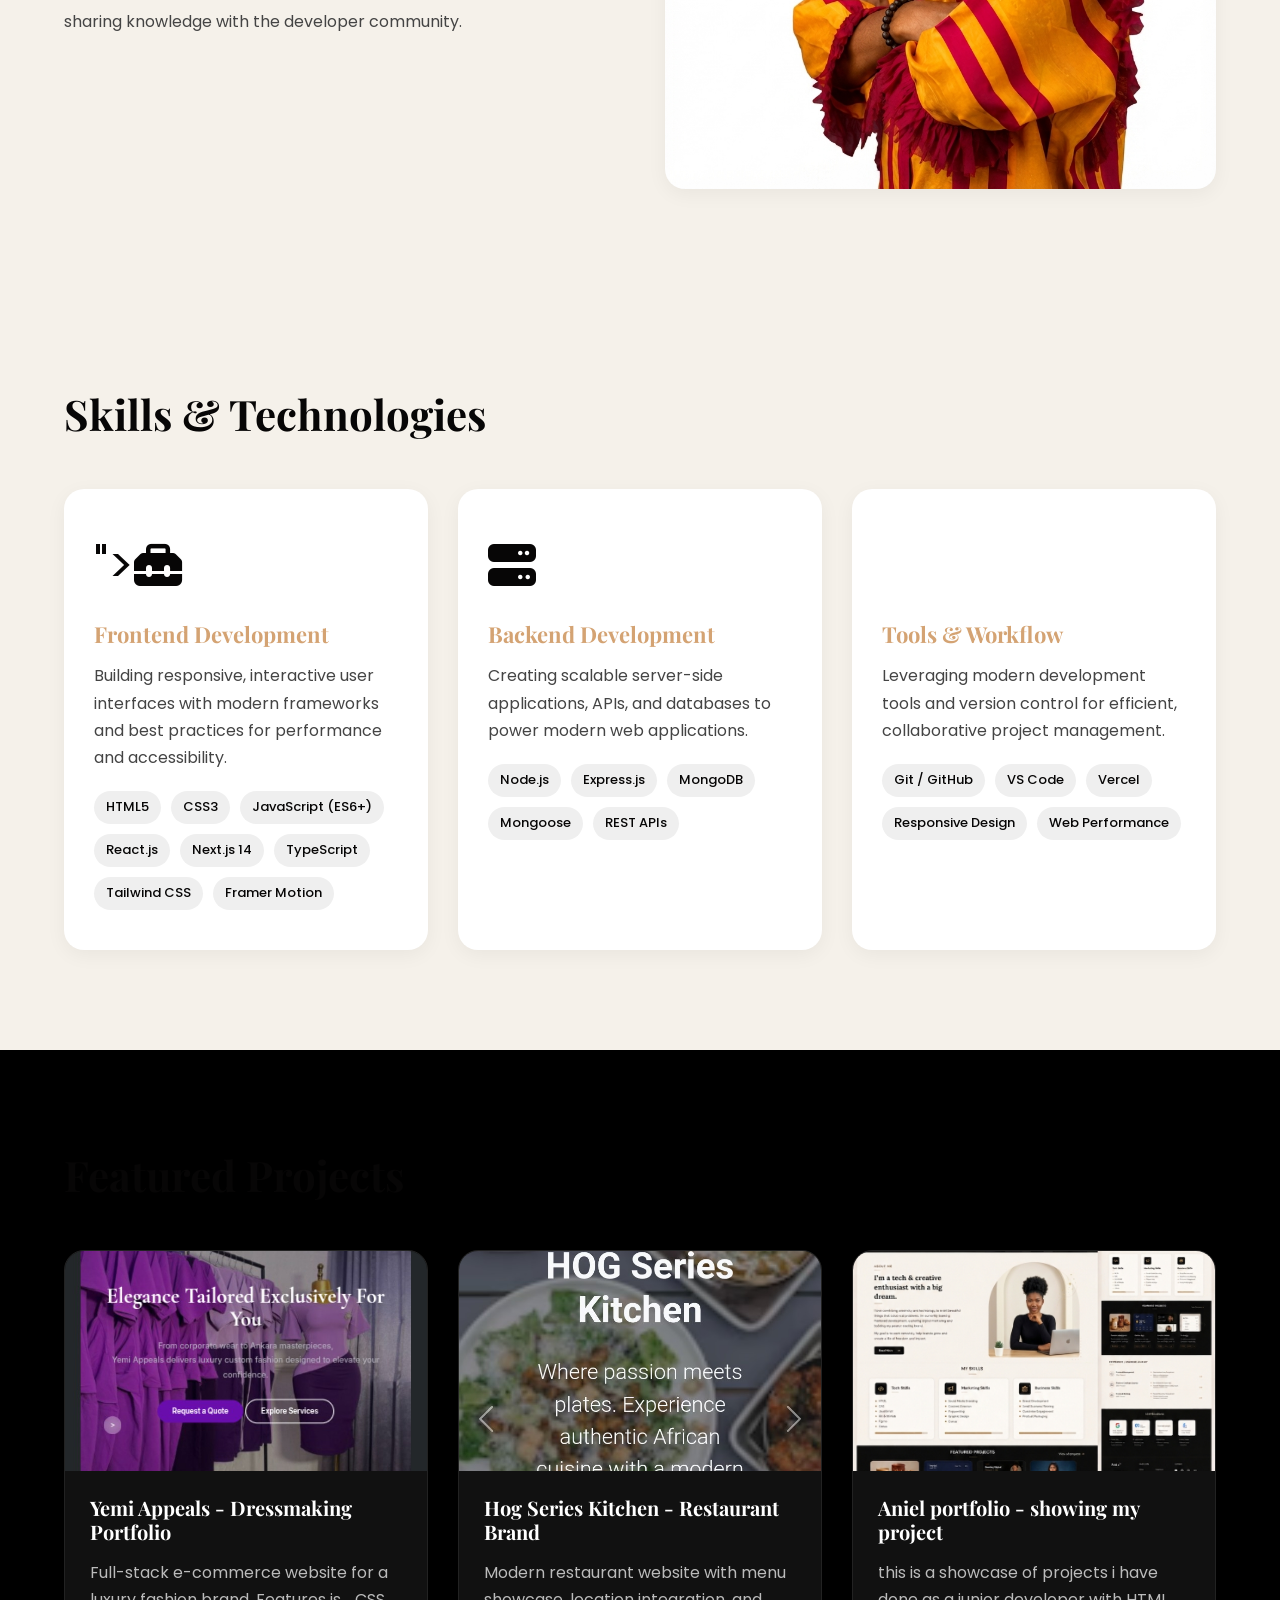
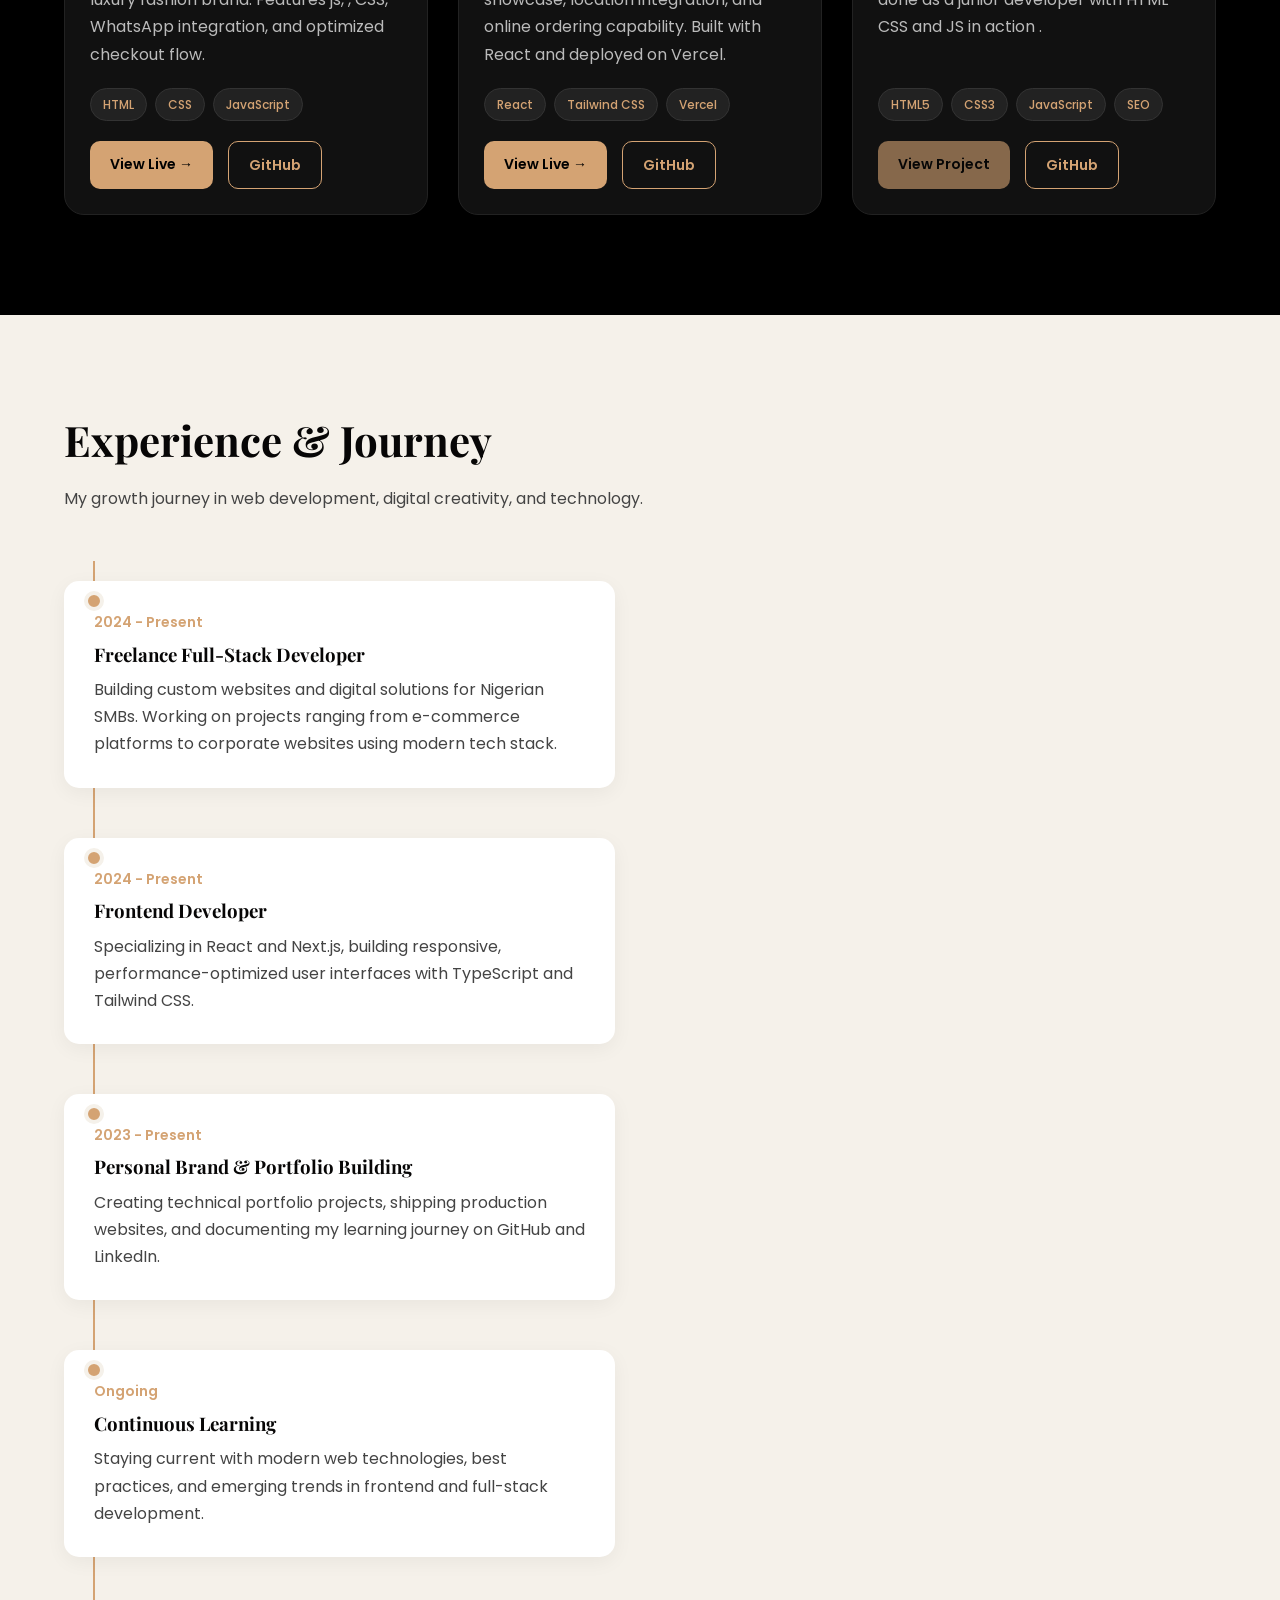
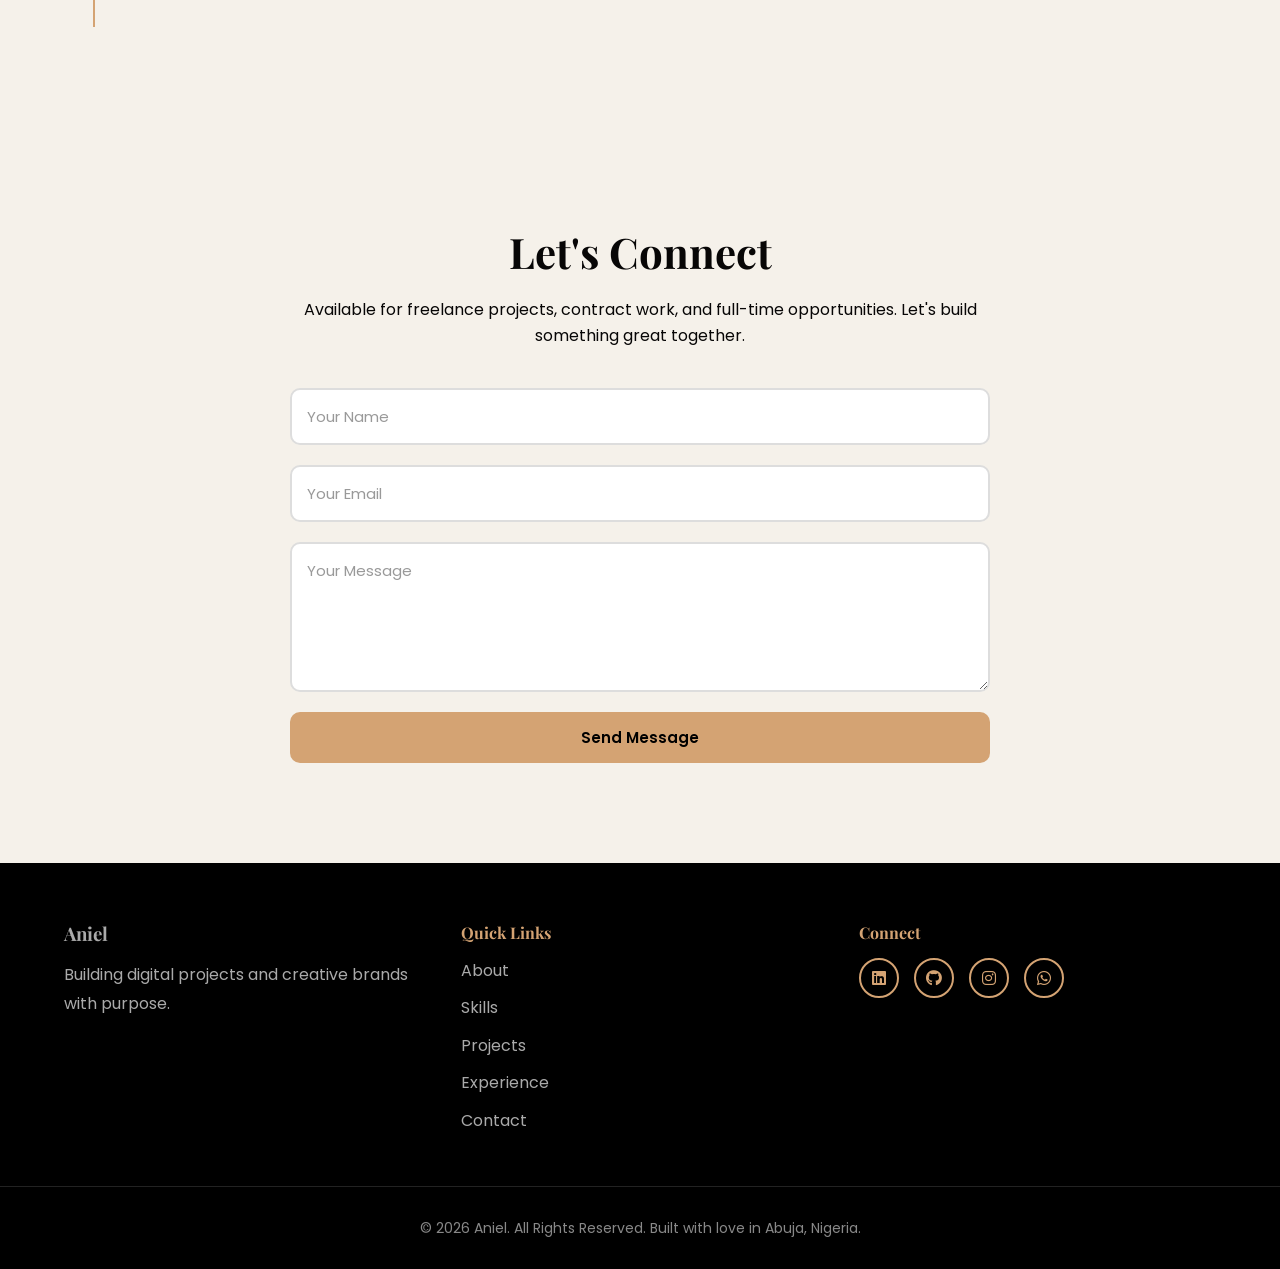
<file: Port.html>
<!DOCTYPE html>
<html lang="en">

<head>
  <meta charset="UTF-8" />
  <meta name="viewport" content="width=device-width, initial-scale=1.0" />
  <meta name="description"
    content="Aniel - Frontend Developer & Full-Stack Engineer. Building responsive websites and digital projects for Nigerian businesses. Specializing in React, Next.js, and Node.js.">
  <meta name="keywords"
    content="Frontend Developer, Web Developer, React, Next.js, Abuja Nigeria, Full-Stack Developer, Web Design">
  <meta name="author" content="Aniel">
  <meta property="og:title" content="Aniel | Frontend Developer & Web Designer">
  <meta property="og:description"
    content="Full-stack developer specializing in React, Next.js, and modern web applications.">
  <meta property="og:image" content="../images/aniel3.png">
  <meta name="theme-color" content="#000000">

  <title>Aniel | Frontend Developer & Web Designer - Abuja, Nigeria</title>

  <!-- Google Fonts (preconnect for speed) -->
  <link rel="preconnect" href="https://fonts.googleapis.com">
  <link rel="preconnect" href="https://fonts.gstatic.com" crossorigin>
  <link
    href="https://fonts.googleapis.com/css2?family=Playfair+Display:wght@600;700&family=Poppins:wght@300;400;500;600&display=swap"
    rel="stylesheet">

  <!-- Font Awesome -->
  <link rel="stylesheet" href="https://cdnjs.cloudflare.com/ajax/libs/font-awesome/6.5.1/css/all.min.css"
    integrity="sha512-DTOQO9RWCH3H4J4yck6qSTa6WO94pYcn5QWVDvVAvj7zzTgfJnCxVSwNeu8jTO59NPcPak9qjkCks5d0j3b5Ag=="
    crossorigin="anonymous" referrerpolicy="no-referrer" />

  <!-- External CSS -->
  <link rel="stylesheet" href="./Port.css">


  <link rel="stylesheet"
href="https://cdnjs.cloudflare.com/ajax/libs/font-awesome/6.5.2/css/all.min.css">
  
</head>

<body>
  <!-- FLOATING WHATSAPP ICON -->
  <a href="https://wa.me/2348123456789?text=Hello%20Aniel,%20I%20would%20like%20to%20work%20with%20you." target="_blank" rel="noopener noreferrer" class="whatsapp-float" title="Chat on WhatsApp">
    <i class="fa-brands fa-whatsapp"></i>
  </a>
  <!-- NAVIGATION -->
  <nav>
    <div class="container nav-wrapper">
      <div class="logo">Aniel </div>

      <div class="menu-toggle" id="menu-toggle" aria-expanded="false" aria-label="Toggle navigation menu">
        ☰
      </div>

      <div class="nav-links" id="nav-links">
        <a href="#home">Home</a>
        <a href="#about">About</a>
        <a href="#skills">Skills</a>
        <a href="#projects">Projects</a>
        <a href="#experience">Experience</a>
        <a href="#contact">Contact</a>
      </div>
    </div>
  </nav>

  <!-- HERO SECTION -->
  <section class="hero" id="home">
    <div class="container hero-content">
      <div class="hero-text">
        <h4>Hello, I'm <span class="span-ann" >Aniel</span></h4>
        <h1>
          Building Digital <br>
          Projects & Brands <br>
          with <span>Purpose.</span>
        </h1>
        <p> I'm a full-stack developer in Abuja, Nigeria, building modern web applications
          with React, Next.js, and Node.js. I help Nigerian businesses scale their digital
          presence with fast, responsive websites and seamless user experiences.</p>

        <div class="btn-group">
          <button class="btn primary-btn" id="scrollProjects" aria-label="View my web development projects">
            View Projects
          </button>

          <a href="https://wa.me/22941173483?text=Hello%20Aniel,%20I%20would%20like%20to%20work%20with%20you."
            target="_blank" rel="noopener noreferrer" class="btn secondary-btn" aria-label="Contact via WhatsApp">
            Contact Me
          </a>

          <a href="./AnielCV.pdf" download="Aniel_CV.pdf" class="btn primary-btn" aria-label="Download my resume">
            Download CV
          </a>
        </div>

        <!-- SOCIAL ICONS -->
        <div class="social-icons">
          <a href="https://www.linkedin.com/in/lazarus-anna-04aa04371" target="_blank" rel="noopener noreferrer"
            aria-label="LinkedIn profile">
            <i class="fa-brands fa-linkedin"></i>
          </a>
          <a href="https://github.com/Aniels-hub" target="_blank" rel="noopener noreferrer"
            aria-label="GitHub repositories">
            <i class="fa-brands fa-github"></i>
          </a>
          <a href="https://www.instagram.com/aniel_150" target="_blank" rel="noopener noreferrer"
            aria-label="Instagram profile">
            <i class="fa-brands fa-instagram"></i>
          </a>
        </div>
      </div>

      <div class="hero-image">
        <img src="../images/aniel3.png" alt="Aniel working on web development projects" loading="lazy" width="400" height="400" class="hero-img">
      </div>


    </div>
  </section>

  <!-- ABOUT SECTION -->
  <section class="about" id="about">
    <div class="container">
      <h2 class="section-title">About Me</h2>
      <div class="about-content">
        <div class="about-text">
          <p>
            I'm a 23-year-old Computer Science graduate from Abuja, Nigeria, with a passion for building
            beautiful, functional web applications. Over the past year, I've worked with multiple clients
            on custom websites, helping their businesses establish a strong digital presence.
          </p>
          <p>
            My specialty is full-stack development—I design responsive interfaces with HTML/CSS/JavaScript,
            build dynamic frontends with React & Next.js, and create scalable backends with Node.js and MongoDB.
            Every project I ship prioritizes user experience, performance, and accessibility.
          </p>
          <p>
            Beyond code, I'm building my personal brand and exploring AI automation as a service. I'm always
            learning new technologies and sharing knowledge with the developer community.
          </p>
        </div>
        <div class="about-image">
          <img src="../images/aniel3.png" alt="Aniel working on web development projects" loading="lazy" width="400"
            height="400">
        </div>
      </div>
    </div>
  </section>

  <!-- SKILLS SECTION -->
  <section class="skills" id="skills">
    <div class="container">
      <h2 class="section-title">Skills & Technologies</h2>

      <div class="skills-grid">
        <!-- FRONTEND -->
        <div class="skill-card">
          <div class="skill-icon">"><i class="fa fa-toolbox" aria-hidden="true"></i></div>
          <h3>Frontend Development</h3>
          <p>
            Building responsive, interactive user interfaces with modern frameworks
            and best practices for performance and accessibility.
          </p>
          <div class="tech-list">
            <span class="tech-tag">HTML5</span>
            <span class="tech-tag">CSS3</span>
            <span class="tech-tag">JavaScript (ES6+)</span>
            <span class="tech-tag">React.js</span>
            <span class="tech-tag">Next.js 14</span>
            <span class="tech-tag">TypeScript</span>
            <span class="tech-tag">Tailwind CSS</span>
            <span class="tech-tag">Framer Motion</span>
          </div>
        </div>

        <!-- BACKEND -->
        <div class="skill-card">
          <div class="skill-icon"><i class="fa fa-server" aria-hidden="true"></i></div>
          <h3>Backend Development</h3>
          <p>
            Creating scalable server-side applications, APIs, and databases
            to power modern web applications.
          </p>
          <div class="tech-list">
            <span class="tech-tag">Node.js</span>
            <span class="tech-tag">Express.js</span>
            <span class="tech-tag">MongoDB</span>
            <span class="tech-tag">Mongoose</span>
            <span class="tech-tag">REST APIs</span>
          </div>
        </div>

        <!-- TOOLS & WORKFLOW -->
        <div class="skill-card">
          <div class="skill-icon"><i class="fa-solid fa-project-dia" aria-hidden="true"></i></div>
          <h3>Tools & Workflow</h3>
          <p>
            Leveraging modern development tools and version control for efficient,
            collaborative project management.
          </p>
          <div class="tech-list">
            <span class="tech-tag">Git / GitHub</span>
            <span class="tech-tag">VS Code</span>
            <span class="tech-tag">Vercel</span>
            <span class="tech-tag">Responsive Design</span>
            <span class="tech-tag">Web Performance</span>
          </div>
        </div>
      </div>
    </div>
  </section>

  <!-- PROJECTS SECTION -->
  <section class="projects" id="projects">
    <div class="container">
      <h2 class="section-title">Featured Projects</h2>

      <div class="project-grid">
        <!-- PROJECT 1: YEMI APPEALS -->
        <div class="project-card">
          <img src="../images/yemiappeal.jpg" alt="Yemi Appeals - Custom Dressmaking E-Commerce Website" loading="lazy"
            width="320" height="220">
          <div class="project-info">
            <h3>Yemi Appeals - Dressmaking Portfolio</h3>
            <p>
              Full-stack e-commerce website for a luxury fashion brand. Features js,
              , CSS,  WhatsApp integration, and
              optimized checkout flow.
            </p>
            <div class="tech-tags">
              
              <span class="tech-tag">HTML</span>
              <span class="tech-tag"> CSS</span>
              <span class="tech-tag">JavaScript</span>
            </div>
            <div class="project-buttons">
              <a href="https://yemi-appeals-dressing.vercel.app/" target="_blank" rel="noopener noreferrer"
                class="project-btn">
                View Live →
              </a>
              <a href="https://github.com/Aniels-hub" target="_blank" rel="noopener noreferrer" class="github-btn">
                GitHub
              </a>
            </div>
          </div>
        </div>

        <!-- PROJECT 2: HOG SERIES KITCHEN -->
        <div class="project-card">
          <img src="../images/hogseries.png" alt="Hog Series Kitchen - Restaurant Website" loading="lazy" width="320"
            height="220">
          <div class="project-info">
            <h3>Hog Series Kitchen - Restaurant Brand</h3>
            <p>
              Modern restaurant website with menu showcase, location integration,
              and online ordering capability. Built with React and deployed on Vercel.
            </p>
            <div class="tech-tags">
              <span class="tech-tag">React</span>
              <span class="tech-tag">Tailwind CSS</span>
              <span class="tech-tag">Vercel</span>
            </div>
            <div class="project-buttons">
              <a href="https://hogseries-kitchen.vercel.app/" target="_blank" rel="noopener noreferrer"
                class="project-btn">
                View Live →
              </a>
              <a href="https://github.com/Aniels-hub" target="_blank" rel="noopener noreferrer" class="github-btn">
                GitHub
              </a>
            </div>
          </div>
        </div>

        <!-- PROJECT 3: ANIEL PORTFOLIO -->
        <div class="project-card">
          <img src="../images/portfolio.png" alt="Amiel portfolio website " loading="lazy"
            width="320" height="220">
          <div class="project-info">
            <h3>Aniel portfolio - showing my project</h3>
            <p>this is a showcase of projects i have done as a junior developer with HTML CSS and JS in action 
               .
            </p>
            <div class="tech-tags">
              <span class="tech-tag">HTML5</span>
              <span class="tech-tag">CSS3</span>
              <span class="tech-tag">JavaScript</span>
              <span class="tech-tag">SEO</span>
            </div>

            <div class="project-buttons">

              <a href="#" class="project-btn" aria-disabled="true" tabindex="-1">
                View Project
              </a>
              <a href="https://github.com/Aniels-hub" target="_blank" rel="noopener noreferrer" class="github-btn">
                GitHub
              </a>
            </div>
          </div>
        </div>
      </div>
    </div>
  </section>

  <!-- EXPERIENCE SECTION -->
  <section class="experience" id="experience">
    <div class="container">
      <h2 class="section-title">Experience & Journey</h2>
      <p class="experience-subtitle">
        My growth journey in web development, digital creativity, and technology.
      </p>

      <div class="timeline">
        <div class="timeline-item">
          <div class="timeline-dot"></div>
          <div class="timeline-content">
            <span class="timeline-date">2024 - Present</span>
            <h3>Freelance Full-Stack Developer</h3>
            <p>
              Building custom websites and digital solutions for Nigerian SMBs.
              Working on projects ranging from e-commerce platforms to corporate websites
              using modern tech stack.
            </p>
          </div>
        </div>

        <div class="timeline-item">
          <div class="timeline-dot"></div>
          <div class="timeline-content">
            <span class="timeline-date">2024 - Present</span>
            <h3>Frontend Developer</h3>
            <p>
              Specializing in React and Next.js, building responsive,
              performance-optimized user interfaces with TypeScript and Tailwind CSS.
            </p>
          </div>
        </div>

        <div class="timeline-item">
          <div class="timeline-dot"></div>
          <div class="timeline-content">
            <span class="timeline-date">2023 - Present</span>
            <h3>Personal Brand & Portfolio Building</h3>
            <p>
              Creating technical portfolio projects, shipping production websites,
              and documenting my learning journey on GitHub and LinkedIn.
            </p>
          </div>
        </div>

        <div class="timeline-item">
          <div class="timeline-dot"></div>
          <div class="timeline-content">
            <span class="timeline-date">Ongoing</span>
            <h3>Continuous Learning</h3>
            <p>
              Staying current with modern web technologies, best practices,
              and emerging trends in frontend and full-stack development.
            </p>
          </div>
        </div>
      </div>
    </div>
  </section>

  <!-- CONTACT SECTION -->
  <section class="contact" id="contact">
    <div class="container contact-wrapper">
      <h2 class="section-title">Let's Connect</h2>
      <p>
        Available for freelance projects, contract work, and full-time opportunities.
        Let's build something great together.
      </p>

      <form id="contactForm" novalidate>
        <div class="form-group">
          <input type="text" id="contactName" name="name" placeholder="Your Name" required aria-label="Your name">
          <span class="error-message" id="nameError"></span>
        </div>

        <div class="form-group">
          <input type="email" id="contactEmail" name="email" placeholder="Your Email" required
            aria-label="Your email address">
          <span class="error-message" id="emailError"></span>
        </div>

        <div class="form-group">
          <textarea id="contactMessage" name="message" placeholder="Your Message" required
            aria-label="Your message"></textarea>
          <span class="error-message" id="messageError"></span>
        </div>

        <button type="submit" class="btn primary-btn" aria-label="Send your message">
          Send Message
        </button>
      </form>
    </div>
  </section>

  <!-- FOOTER -->
  <footer>
    <div class="container footer-content">
      <div class="footer-section">
        <h3><a href="#home" >Aniel </a></h3>
        <p>Building digital projects and creative brands with purpose.</p>
      </div>

      <div class="footer-section">
        <h4>Quick Links</h4>
        <ul>
          <li><a href="#about">About</a></li>
          <li><a href="#skills">Skills</a></li>
          <li><a href="#projects">Projects</a></li>
          <li><a href="#experience">Experience</a></li>
          <li><a href="#contact">Contact</a></li>
        </ul>
      </div>

      <div class="footer-section">
        <h4>Connect</h4>
        <div class="footer-socials">
          <a href="https://www.linkedin.com/in/lazarus-anna-04aa04371" target="_blank" rel="noopener noreferrer"
            aria-label="LinkedIn">
            <i class="fa-brands fa-linkedin"></i>
          </a>
          <a href="https://github.com/Aniels-hub" target="_blank" rel="noopener noreferrer" aria-label="GitHub">
            <i class="fa-brands fa-github"></i>
          </a>
          <a href="https://www.instagram.com/aniel_150" target="_blank" rel="noopener noreferrer"
            aria-label="Instagram">
            <i class="fa-brands fa-instagram"></i>
          </a>
          <a href="https://wa.me/22941173483" target="_blank" rel="noopener noreferrer" aria-label="WhatsApp">
<i class="fa-brands fa-whatsapp"></i>
        </a>

        </div>
      </div>
    </div>

    <div class="footer-bottom">
      <p>© 2026 Aniel. All Rights Reserved. Built with <span class="heart">love</span> in Abuja, Nigeria.</p>

    </div><div class=""></div>
  </footer>

  <!-- SCRIPTS -->
  <script src="./Port.js" defer></script>

</body>

</html>
</file>
<file: style.css>
:root {
  --purple: #d663b4;
  --purple-dark: #b842b8;
  --black: #111111;
  --offwhite: #F8F7F4;
  --card: #ffffff;
  --text-soft: rgba(17, 17, 17, 0.72);
  --line: rgba(17, 17, 17, 0.12);
  --shadow: 0 24px 60px rgba(17, 17, 17, 0.08);
  --shadow-soft: 0 18px 45px rgba(108, 59, 255, 0.12);
  --radius: 24px;
  --transition: all 0.28s ease;
}

* {
  margin: 0;
  padding: 0;
  box-sizing: border-box;
}

html {
  scroll-behavior: smooth;
}

body {
  font-family: 'Poppins', sans-serif;
  background: var(--offwhite);
  color: var(--black);
  overflow-x: hidden;
  line-height: 1.6;
}

img {
  display: block;
  max-width: 100%;
  height: auto;
}

a {
  text-decoration: none;
  color: inherit;
}

button,
input,
textarea {
  font: inherit;
}

button {
  cursor: pointer;
}

.container {
  width: min(1120px, calc(100% - 32px));
  margin: 0 auto;
}

h1,
h2,
h3,
h4,
h5,
h6 {
  font-family: 'Playfair Display', serif;
  color: var(--black);
  line-height: 1.08;
  letter-spacing: -0.03em;
}

p {
  color: var(--text-soft);
}

.eyebrow {
  display: inline-block;
  font-size: 0.8rem;
  letter-spacing: 0.18em;
  text-transform: uppercase;
  font-weight: 700;
  color: var(--purple);
  margin-bottom: 16px;
}

.section-heading {
  margin-bottom: 40px;
}

.section-heading h2 {
  max-width: 700px;
  font-size: clamp(2.2rem, 3vw, 3.4rem);
}

nav {
  position: sticky;
  top: 0;
  z-index: 1000;
  backdrop-filter: blur(18px);
  background: rgba(248, 247, 244, 0.9);
  border-bottom: 1px solid var(--line);
}

.nav-wrapper {
  display: flex;
  align-items: center;
  justify-content: space-between;
  min-height: 78px;
}

.logo {
  font-size: 1.5rem;
  letter-spacing: 0.06em;
  font-weight: 700;
  color: var(--black);
}

.nav-links {
  display: flex;
  align-items: center;
  gap: 28px;
}

.nav-links a {
  position: relative;
  font-size: 0.95rem;
  color: var(--black);
  transition: var(--transition);
  padding: 8px 0;
}

.nav-links a::after {
  content: "";
  position: absolute;
  left: 0;
  bottom: -4px;
  width: 100%;
  height: 2px;
  background: var(--purple);
  transform: scaleX(0);
  transform-origin: left;
  transition: var(--transition);
}

.nav-links a:hover,
.nav-links a.active {
  color: var(--purple);
}

.nav-links a:hover::after,
.nav-links a.active::after {
  transform: scaleX(1);
}

.menu-toggle {
  display: none;
  border: 0;
  background: transparent;
  color: var(--black);
  font-size: 1.8rem;
}

.hero {
  padding: 88px 0 64px;
}

.hero-inner {
  display: grid;
  grid-template-columns: 1.1fr 0.9fr;
  gap: 48px;
  align-items: center;
}

.hero-copy h1 {
  max-width: 620px;
  font-size: clamp(3rem, 5vw, 5rem);
  margin-bottom: 22px;
}

.hero-text {
  max-width: 620px;
  font-size: 1.07rem;
  margin-bottom: 30px;
}

.btn-group {
  display: flex;
  flex-wrap: wrap;
  gap: 18px;
  margin-bottom: 34px;
}

.btn {
  display: inline-flex;
  align-items: center;
  justify-content: center;
  border-radius: 999px;
  padding: 15px 30px;
  font-weight: 600;
  transition: var(--transition);
  border: 1px solid transparent;
}

.btn:hover {
  transform: translateY(-2px);
}

.btn-primary {
  background: var(--purple);
  color: #fff;
  box-shadow: var(--shadow-soft);
}

.btn-primary:hover {
  background: var(--purple-dark);
}

.btn-secondary,
.btn-secondary-dark {
  background: transparent;
  border-color: var(--black);
  color: var(--black);
}

.btn-secondary:hover,
.btn-secondary-dark:hover {
  border-color: var(--purple);
  color: var(--purple);
}

.btn-secondary-dark {
  border-color: rgba(255, 255, 255, 0.2);
  color: #fff;
}

.btn-block {
  width: 100%;
}

.hero-meta {
  display: flex;
  flex-wrap: wrap;
  gap: 28px;
  margin-bottom: 22px;
}

.hero-meta div {
  display: flex;
  flex-direction: column;
  gap: 6px;
}

.hero-meta strong {
  font-size: 1.8rem;
  color: var(--black);
}

.hero-meta span {
  color: var(--text-soft);
  font-size: 0.9rem;
}

.social-icons {
  display: flex;
  gap: 14px;
}

.social-icons a {
  width: 42px;
  height: 42px;
  display: inline-flex;
  align-items: center;
  justify-content: center;
  border-radius: 50%;
  background: rgba(108, 59, 255, 0.08);
  color: var(--purple);
  transition: var(--transition);
}

.social-icons a:hover {
  background: var(--purple);
  color: #fff;
  transform: translateY(-3px);
}

.hero-visual {
  display: flex;
  justify-content: center;
}

.visual-card {
  position: relative;
  width: min(100%, 470px);
  padding: 8px;  
  border-radius: 50%;
  background: linear-gradient(145deg, rgba(108, 59, 255, 0.08), rgba(17, 17, 17, 0.02));
  border: 1px solid rgba(108, 59, 255, 0.12);
  box-shadow: var(--shadow);
}

.visual-glow {
  position: absolute;
  inset: 12% 25% auto auto;
  width: 160px;
  height: 130px;
  border-radius: 50px;
  background: rgba(108, 59, 255, 0.16);
  filter: blur(30px);
  margin: auto;
  
}

.visual-card img {
  position: relative;
  z-index: 1;
  width: 100%;
  aspect-ratio: 1/1;
  object-fit: cover;
  border-radius: 50%;
  background: transparent;
  transition: all transform 0.3s ease;
}

.visual-card:hover img {
  transform: scale(1.05);
  box-shadow: 1 10px 30px rgba(208, 0, 111, 0.4);
}

.floating-badge {
  position: absolute;
  z-index: 2;
  background: var(--black);
  color: #fff;
  padding: 10px 14px;
  border-radius: 999px;
  font-size: 0.72rem;
  font-weight: 600;
  letter-spacing: 0.08em;
  text-transform: uppercase;
  box-shadow: var(--shadow-soft);
}

.badge-one { top: 18%; left: -12px; }
.badge-two { right: -10px; top: 34%; }
.badge-three { left: 30px; bottom: 14px; }

.about,
.skills,
.services,
.projects,
.contact {
  padding: 106px 0;
}

.about {
  background: rgba(255, 255, 255, 0.35);
}

.about-content {
  display: grid;
  grid-template-columns: 1.1fr 0.9fr;
  gap: 46px;
  align-items: center;
}

.about-text p {
  font-size: 1.03rem;
  margin-bottom: 18px;
}

.about-points {
  list-style: none;
  display: grid;
  gap: 12px;
  margin-top: 26px;
}

.about-points li {
  position: relative;
  padding-left: 28px;
  color: var(--black);
  font-weight: 500;
}

.about-points li::before {
  content: "";
  position: absolute;
  left: 0;
  top: 10px;
  width: 12px;
  height: 12px;
  border-radius: 50%;
  background: var(--purple);
  box-shadow: 0 0 0 4px rgba(108, 59, 255, 0.12);
}


  
  
.about-image-card {
  padding: 8px;
  border-radius: var(--radius)50%;
  background: linear-gradient(180deg, rgba(108, 59, 255, 0.06), rgba(17, 17, 17, 0.02));
  border: 1px solid rgba(108, 59, 255, 0.14);
  box-shadow: var(--shadow);
}

.about-image-card img {
  width: 100%;
  z-index: 1; aspect-ratio: 1/1;
  object-fit: cover;
  border-radius: 50%;
   background: transparent;
  transition: transform 0.3s ease, box-shadow 0.3s ease;
}

.about-image-card:hover img {
  transform: scale(1.02);
  box-shadow: 0 0 20px rgba(108, 59, 255, 0.2);
}

.skills {
  background: var(--offwhite);
}

.skills-grid {
  display: grid;
  grid-template-columns: repeat(5, minmax(0, 1fr));
  gap: 24px;
}

.skill-card {
  background: rgba(255, 255, 255, 0.5);
  border: 1px solid rgba(17, 17, 17, 0.08);
  border-radius: 22px;
  padding: 26px 18px;
  transition: var(--transition);
  box-shadow: 0 10px 25px rgba(17, 17, 17, 0.04);
}

.skill-card:hover {
  border-color: rgba(108, 59, 255, 0.3);
  transform: translateY(-6px);
  box-shadow: var(--shadow-soft);
}

.skill-icon {
  width: 52px;
  height: 52px;
  display: inline-flex;
  align-items: center;
  justify-content: center;
  border-radius: 16px;
  background: rgba(108, 59, 255, 0.08);
  color: var(--purple);
  font-size: 1.6rem;
  margin-bottom: 18px;
}

.skill-card h3 {
  font-size: 1.1rem;
  margin-bottom: 10px;
}

.skill-card p {
  font-size: 0.92rem;
}

.services {
  background: rgba(108, 59, 255, 0.03);
}

.services-grid {
  display: grid;
  grid-template-columns: repeat(3, minmax(0, 1fr));
  gap: 26px;
}

.service-card {
  background: #fff;
  border: 1px solid rgba(17, 17, 17, 0.08);
  border-radius: 24px;
  padding: 28px 24px;
  box-shadow: 0 12px 28px rgba(17, 17, 17, 0.04);
  transition: var(--transition);
}

.service-card:hover {
  transform: translateY(-6px);
  box-shadow: var(--shadow-soft);
  border-color: rgba(108, 59, 255, 0.24);
}

.service-number {
  display: inline-flex;
  font-weight: 700;
  color: var(--purple);
  letter-spacing: 0.08em;
  margin-bottom: 18px;
}

.service-card h3 {
  font-size: 1.8rem;
  margin-bottom: 12px;
}

.service-card p {
  margin-bottom: 18px;
}

.service-card ul {
  list-style: none;
  display: grid;
  gap: 8px;
  margin-bottom: 18px;
}

.service-card li {
  color: var(--black);
  position: relative;
  padding-left: 18px;
}

.service-card li::before {
  content: "";
  position: absolute;
  left: 0;
  top: 10px;
  width: 8px;
  height: 8px;
  border-radius: 50%;
  background: var(--purple);
}

.text-link {
  color: var(--purple);
  font-weight: 600;
}

.project-grid {
  display: grid;
  grid-template-columns: repeat(3, minmax(0, 1fr));
  gap: 26px;
}

.project-card {
  background: #fff;
  border-radius: 24px;
  overflow: hidden;
  border: 1px solid rgba(17, 17, 17, 0.08);
  transition: var(--transition);
  box-shadow: 0 12px 28px rgba(17, 17, 17, 0.04);
}

.project-card:hover {
  transform: translateY(-8px);
  box-shadow: var(--shadow-soft);
  border-color: rgba(108, 59, 255, 0.18);
}

.project-card img {
  width: 100%;
  height: 250px;
  object-fit: cover;
}

.project-info {
  padding: 22px 20px 24px;
}

.project-info h3 {
  font-size: 1.6rem;
  margin-bottom: 10px;
}

.project-info p {
  margin-bottom: 18px;
}

.tech-tags {
  display: flex;
  flex-wrap: wrap;
  gap: 10px;
  margin-bottom: 22px;
}

.tech-tags span {
  background: rgba(108, 59, 255, 0.08);
  color: var(--purple);
  border-radius: 999px;
  padding: 7px 12px;
  font-size: 0.72rem;
  font-weight: 600;
}

.project-buttons {
  display: flex;
  flex-wrap: wrap;
  gap: 12px;
}

.project-btn,
.github-btn {
  padding: 12px 18px;
  border-radius: 999px;
  font-weight: 600;
  transition: var(--transition);
}

.project-btn {
  background: var(--purple);
  color: #fff;
}

.project-btn:hover {
  background: var(--purple-dark);
}

.github-btn {
  border: 1px solid rgba(17, 17, 17, 0.14);
  color: var(--black);
}

.github-btn:hover {
  border-color: var(--purple);
  color: var(--purple);
}

.contact {
  background: var(--black);
}

.contact-wrapper {
  display: grid;
  grid-template-columns: 1.1fr 0.9fr;
  gap: 28px;
  align-items: center;
}

.contact-panel {
  background: rgba(255, 255, 255, 0.03);
  border: 1px solid rgba(255, 255, 255, 0.08);
  border-radius: 28px;
  padding: 28px;
}

.contact-panel h2 {
  color: #fff;
  margin-bottom: 12px;
  font-size: clamp(2.2rem, 3vw, 3.4rem);
}

.contact-panel p {
  color: rgba(255, 255, 255, 0.72);
}

.contact-actions {
  display: flex;
  flex-wrap: wrap;
  gap: 14px;
  margin-top: 26px;
}

.contact-form {
  background: rgba(255,255,255,0.04);
  border: 1px solid rgba(255,255,255,0.08);
  border-radius: 28px;
  padding: 26px;
  display: flex;
  flex-direction: column;
  gap: 18px;
}

.form-group {
  display: flex;
  flex-direction: column;
  gap: 8px;
}

.form-group label {
  color: #fff;
  font-size: 0.9rem;
  font-weight: 500;
}

.form-group input,
.form-group textarea {
  width: 100%;
  border: 1px solid rgba(255,255,255,0.12);
  border-radius: 14px;
  padding: 14px 16px;
  background: rgba(255,255,255,0.02);
  color: #fff;
}

.form-group input::placeholder,
.form-group textarea::placeholder {
  color: rgba(255,255,255,0.5);
}

.form-group input:focus,
.form-group textarea:focus {
  outline: none;
  border-color: var(--purple);
  box-shadow: 0 0 0 3px rgba(108, 59, 255, 0.2);
}

textarea {
  min-height: 140px;
  resize: vertical;
}

.error-message {
  display: none;
  color: #ffb4b4;
  font-size: 0.8rem;
}

.error-message:not(:empty) {
  display: block;
}

footer {
  background: var(--black);
  padding: 44px 0 26px;
  color: #fff;
}

.footer-content {
  display: grid;
  grid-template-columns: 1.2fr 0.8fr 0.8fr;
  gap: 28px;
  padding-bottom: 22px;
  border-bottom: 1px solid rgba(255, 255, 255, 0.08);
}

.logo-footer {
  color: #fff;
}

.footer-brand p,
.footer-links li,
.footer-links a,
.footer-socials a {
  color: rgba(255, 255, 255, 0.7);
}

.footer-links h4,
.footer-socials h4 {
  color: #fff;
  margin-bottom: 12px;
  font-size: 1.15rem;
}

.footer-links ul {
  list-style: none;
  display: grid;
  gap: 8px;
}

.social-row {
  display: flex;
  gap: 12px;
  flex-wrap: wrap;
}

.social-row a {
  width: 38px;
  height: 38px;
  display: inline-flex;
  align-items: center;
  justify-content: center;
  border-radius: 50%;
  background: rgba(255,255,255,0.06);
  transition: var(--transition);
}

.social-row a:hover {
  background: var(--purple);
  color: #fff;
}

.footer-bottom {
  padding-top: 20px;
  text-align: center;
  color: rgba(255,255,255,0.7);
}

.whatsapp-float {
  position: fixed;
  right: 22px;
  bottom: 22px;
  width: 58px;
  height: 58px;
  display: flex;
  align-items: center;
  justify-content: center;
  border-radius: 50%;
  background: var(--purple);
  color: #fff;
  box-shadow: 0 16px 36px rgba(108, 59, 255, 0.4);
  z-index: 999;
}

@media (max-width: 980px) {
  .hero-inner,
  .about-content,
  .contact-wrapper,
  .footer-content {
    grid-template-columns: 1fr;
  }

  .skills-grid {
    grid-template-columns: repeat(2, minmax(0, 1fr));
  }

  .services-grid,
  .project-grid {
    grid-template-columns: 1fr;
  }
}

@media (max-width: 760px) {
  .menu-toggle {
    display: block;
  }

  .nav-links {
    position: absolute;
    top: 78px;
    right: 16px;
    left: 16px;
    flex-direction: column;
    align-items: flex-start;
    gap: 14px;
    background: rgba(255,255,255,0.96);
    padding: 18px 20px;
    border: 1px solid rgba(17,17,17,0.08);
    border-radius: 18px;
    box-shadow: var(--shadow);
    display: none;
  }

  .nav-links.active {
    display: flex;
  }

  .skills-grid {
    grid-template-columns: 1fr;
  }

  .btn-group,
  .contact-actions {
    flex-direction: column;
    align-items: stretch;
  }

  .btn,
  .project-btn,
  .github-btn {
    width: 100%;
  }

  .hero {
    padding-top: 60px;
  }
}
</file>
<file: Port.css>
/* ============================================
   ANIEL PORTFOLIO - PROFESSIONAL CSS
   ============================================ */

/* ROOT & VARIABLES */
:root {
  --primary-color:#d4a373;
  --dark-bg: #000;
  --light-bg: #f5f1ea;
  --text-dark: #070606;
  --text-light: #fff;
  --text-muted: #ccc;
  --text-gray: #444;
  --card-shadow: 0 5px 20px rgba(0,0,0,0.05);
  --border-color: #222;
  --transition: all 0.3s ease;
}

/* ============================================
   GLOBAL STYLES
   ============================================ */

* {
  margin: 0;
  padding: 0;
  box-sizing: border-box;
}

html {
  scroll-behavior: smooth;
}

body {
  font-family: 'Poppins', sans-serif;
  background: var(--light-bg);
  color: var(--text-dark);
  line-height: 1.6;
}

a {
  text-decoration: none;
  color: inherit;
}

button {
  font-family: 'Poppins', sans-serif;
  cursor: pointer;
}

img {
  max-width: 100%;
  height: auto;
  display: block;
}


/* ============================================
   CONTAINER
   ============================================ */

.container {
  width: 90%;
  max-width: 1200px;
  margin: 0 auto;
}

/* ============================================
   TYPOGRAPHY
   ============================================ */

h1, h2, h3, h4, h5, h6 {
  font-family: 'Playfair Display', serif;
  font-weight: 700;
  line-height: 1.2;
}

.section-title {
  font-size: 42px;
  margin-bottom: 20px;
  color: var(--text-dark);
}

/* ============================================
   NAVBAR / NAVIGATION
   ============================================ */

nav {
  width: 100%;
  padding: 18px 0;
  position: fixed;
  top: 0;
  left: 0;
  z-index: 1000;
  background: var(--dark-bg);
  color: var(--text-light);
  box-shadow: 0 2px 10px rgba(0,0,0,0.1);
}

.nav-wrapper {
  display: flex;
  justify-content: space-between;
  align-items: center;
}

.logo {
  font-size: 26px;
  font-weight: 600;
  letter-spacing: 2px;
}

.nav-links {
  display: flex;
  gap: 30px;
  list-style: none;
}

.nav-links a {
  color: var(--text-light);
  font-size: 15px;
  font-weight: 500;
  transition: color var(--transition);
  position: relative;
}

.nav-links a:hover {
  color: var(--primary-color);
}

/* Mobile Menu Toggle */
.menu-toggle {
  display: none;
  font-size: 28px;
  cursor: pointer;
  background: none;
  border: none;
  color: var(--text-light);
}

/* ============================================
   MOBILE NAVIGATION (900px and below)
   ============================================ */

@media (max-width: 900px) {
  .menu-toggle {
    display: block;
  }

  .nav-links {
    position: absolute;
    top: 70px;
    right: 0;
    background: var(--dark-bg);
    width: 100%;
    max-width: 300px;
    flex-direction: column;
    padding: 20px;
    gap: 15px;
    display: none;
    border-left: 1px solid var(--border-color);
    box-shadow: -5px 5px 20px rgba(0,0,0,0.3);
  }

  .nav-links.active {
    display: flex;
  }

  .nav-links a {
    padding: 12px;
    display: block;
  }
}

/* ============================================
   HERO SECTION
   ============================================ */

.hero {
  background: var(--dark-bg);
  color: var(--text-light);
  min-height: 100vh;
  display: flex;
  align-items: center;
  padding-top: 100px;
  padding-bottom: 50px;
}

.hero-content {
  display: grid;
  grid-template-columns: 1fr 1fr;
  gap: 50px;
  align-items: center;
}

.hero-text h4 {
  font-size: 16px;
  font-weight: 400;
  letter-spacing: 3px;
  color: var(--primary-color);
  margin-bottom: 10px;
}

.hero-text h1 {
  font-size: 65px;
  line-height: 1.1;
  margin-bottom: 20px;
  color: var(--text-light);
}

.hero-text h1 span .span-ann {
  color: var(--primary-color);
}
.span-ann::after{
  content: "Front End Developer " ;
  color: #f8ab03;
  padding-left: 8px;
  animation: text 10s infinite;
}
@keyframes text {
  0%, 25%{
    content: "Front End Developer";
  }
  26%, 50%{
    content: "Mern Stack Developer";
  }
}
.hero-text p {
  color: var(--text-muted);
  line-height: 1.8;
  margin-bottom: 30px;
  font-size: 16px;
}

.hero-image:hover{ 
  transform: translatey(50px) scale(1.02);
  box-shadow: 0 0 20px #eeac1ee1, #f8ab03;
  
} */

.hero-image {
      position: relative;
      perspective: 500px;
    }

    .hero-image::before {
      content: '';
      position: absolute;
      top: -20px;
      right: -20px;
      width: 100%;
      height: 100%;
      border: 2px solid var(--gold);
      border-radius: 8px;
      z-index: -1;
    }

    .hero-image img {
      width: 70%;
      border-radius: 50%;
      box-shadow: var(--shadow-lg);
      animation: slideInRight 0.8s ease-out;
      display: block;
      transition: var(--transition);
      filter: brightness(1);

    }

    .hero-image img:hover {
      transform: scale(1.05) rotateY(2deg);
      filter: brightness(1.1);
      box-shadow: 0 30px 60px rgba(212, 163, 115, 0.3);
    }

    @keyframes slideInRight {
      from {
        opacity: 0;
        transform: translateX(40px);
      }
      to {
        opacity: 1;
        transform: translateX(0);
      }
    }


/* Button Group */
.btn-group {
  display: flex;
  gap: 20px;
  flex-wrap: wrap;
  margin-bottom: 40px;
}

/* Buttons */
.btn {
  padding: 14px 28px;
  border-radius: 10px;
  border: none;
  cursor: pointer;
  font-weight: 600;
  font-size: 15px;
  transition: var(--transition);
  display: inline-block;
}

.primary-btn {
  background: var(--primary-color);
  color: var(--dark-bg);
}

.primary-btn:hover {
  background: #e8b88e;
  transform: translateY(-5px);
}

.secondary-btn {
  background: transparent;
  border: 2px solid var(--text-light);
  color: var(--text-light);
}

.secondary-btn:hover {
  background: var(--text-light);
  color: var(--dark-bg);
  transform: translateY(-5px);
}

/* Social Icons in Hero */
.social-icons {
  display: flex;
  gap: 15px;
  margin-top: 20px;
}

.social-icons a {
  display: inline-flex;
  align-items: center;
  justify-content: center;
  width: 40px;
  height: 40px;
  border-radius: 50%;
  border: 2px solid var(--primary-color);
  color: var(--primary-color);
  transition: var(--transition);
  font-size: 18px;
}

.social-icons a:hover {
  background: var(--primary-color);
  color: var(--dark-bg);
  transform:  translateY(-5px) scale(1.1);
  
}

/* ============================================
   SECTIONS (General)
   ============================================ */

section {
  padding: 100px 0;
}

section.about {
  background: var(--light-bg);
}

section.skills {
  background: var(--light-bg);
}

section.projects {
  background: var(--dark-bg);
  color: var(--text-light);
}

section.experience {
  background: var(--light-bg);
}

section.contact {
  background: var(--light-bg);
}

/* ============================================
   ABOUT SECTION
   ============================================ */

.about-content {
  display: grid;
  grid-template-columns: 1fr 1fr;
  gap: 50px;
  align-items: center;
  margin-top: 50px;
}

.about-text p {
  margin-bottom: 20px;
  line-height: 1.9;
  color: var(--text-gray);
}

.about-image img {
  width: 100%;
  border-radius: 20px;
  box-shadow: var(--card-shadow);
}
.about-image img:hover {
      transform: scale(1.05) rotateY(2deg);
      filter: brightness(1.1);
      box-shadow: 0 30px 60px rgba(212, 163, 115, 0.3);
    }

/* ============================================
   SKILLS SECTION
   ============================================ */

.skills-grid {
  display: grid;
  grid-template-columns: repeat(auto-fit, minmax(300px, 1fr));
  gap: 30px;
  margin-top: 50px;
}

.skill-card {
  background: var(--text-light);
  padding: 40px 30px;
  border-radius: 20px;
  box-shadow: var(--card-shadow);
  transition: var(--transition);
}

.skill-card:hover {
  transform: translateY(-10px);
  box-shadow: 0 15px 40px rgba(0,0,0,0.1);
}

.skill-icon {
  font-size: 48px;
  margin-bottom: 15px;
}

.skill-card h3 {
  margin-bottom: 15px;
  color: var(--primary-color);
  font-size: 22px;
}

.skill-card p {
  color: var(--text-gray);
  margin-bottom: 20px;
  line-height: 1.7;
}

.tech-list {
  display: flex;
  flex-wrap: wrap;
  gap: 10px;
}

.tech-tag {
  background: #f0f0f0;
  color: var(--text-dark);
  padding: 6px 12px;
  border-radius: 20px;
  font-size: 13px;
  font-weight: 500;
}

.skill-card .tech-tag {
  background: #efefef;
}

/* ============================================
   PROJECTS SECTION
   ============================================ */

.project-grid {
  display: grid;
  grid-template-columns: repeat(auto-fit, minmax(320px, 1fr));
  gap: 30px;
  margin-top: 50px;
}

.project-card {
  background: #111;
  border-radius: 20px;
  overflow: hidden;
  transition: var(--transition);
  border: 1px solid var(--border-color);
  display: flex;
  flex-direction: column;
  height: 100%;
}

.project-card:hover {
  transform: translateY(-10px);
  border-color: var(--primary-color);
  box-shadow: 0 20px 40px rgba(212, 163, 115, 0.2);
}

.project-card img {
  width: 100%;
  height: 220px;
  object-fit: cover;
  display: block;
}

.project-info {
  padding: 25px;
  flex-grow: 1;
  display: flex;
  flex-direction: column;
}

.project-info h3 {
  margin-bottom: 15px;
  color: var(--text-light);
  font-size: 20px;
}

.project-info p {
  color: #bbb;
  line-height: 1.7;
  margin-bottom: 20px;
  flex-grow: 1;
}

.tech-tags {
  display: flex;
  flex-wrap: wrap;
  gap: 8px;
  margin-bottom: 20px;
}

.tech-tags .tech-tag {
  background: #222;
  color: var(--primary-color);
  border: 1px solid #333;
  font-size: 12px;
}

/* Project Buttons */
.project-buttons {
  display: flex;
  gap: 15px;
  flex-wrap: wrap;
  margin-top: auto;
}

/* Disabled project button (link styled as button) */
.project-btn[aria-disabled="true"] {
  opacity: 0.6;
  cursor: not-allowed;
  pointer-events: none;
}


.project-btn,
.github-btn {
  padding: 12px 20px;
  border-radius: 10px;
  font-size: 14px;
  font-weight: 600;
  transition: var(--transition);
  border: none;
  cursor: pointer;
  text-decoration: none;
  display: inline-block;
}

.project-btn {
  background: var(--primary-color);
  color: var(--dark-bg);
}

.project-btn:hover {
  background: #e8b88e;
  transform: scale(1.05);
}

.github-btn {
  background: transparent;
  border: 1px solid var(--primary-color);
  color: var(--primary-color);
}

.github-btn:hover {
  background: var(--primary-color);
  color: var(--dark-bg);
  transform: scale(1.05);
}

/* ============================================
   EXPERIENCE SECTION
   ============================================ */

.experience-subtitle {
  color: var(--text-gray);
  font-size: 16px;
  margin-bottom: 50px;
}

.timeline {
  position: relative;
  padding: 20px 0;
}

.timeline::before {
  content: '';
  position: absolute;
  left: 30px;
  transform: translateX(-50%);
  width: 2px;
  height: 100%;
  background: var(--primary-color);
  top: 0;
}

.timeline-item {
  display: grid;
  grid-template-columns: 1fr 1fr;
  gap: 50px;
  margin-bottom: 50px;
  position: relative;
  align-items: center;
}

.timeline-item:nth-child(odd) {
  grid-template-columns: 1fr 1fr;
}

.timeline-item:nth-child(even) {
  grid-template-columns: 1fr 1fr;
}

.timeline-item:nth-child(even) .timeline-content {
  order: -1;
}

.timeline-dot {
  position: absolute;
  left: 30px;
  top: 10px;
  transform: translateX(-50%);
  width: 20px;
  height: 20px;
  background: var(--primary-color);
  border-radius: 50%;
  border: 4px solid var(--light-bg);
  z-index: 10;
}

.timeline-content {
  background: var(--text-light);
  padding: 30px;
  border-radius: 15px;
  box-shadow: var(--card-shadow);
}

.timeline-date {
  font-size: 14px;
  color: var(--primary-color);
  font-weight: 600;
  display: block;
  margin-bottom: 10px;
}

.timeline-content h3 {
  margin-bottom: 10px;
  color: var(--text-dark);
}

.timeline-content p {
  color: var(--text-gray);
  line-height: 1.7;
}

/* Mobile Timeline */
@media (max-width: 900px) {
  .timeline::before {
    left: 0;
  }

  .timeline-item {
    grid-template-columns: 1fr;
    gap: 20px;
    padding-left: 40px;
  }

  .timeline-item:nth-child(even) .timeline-content {
    order: 0;
  }

  .timeline-dot {
    left: 0;
    transform: translateX(-50%);
  }
}

/* ============================================
   CONTACT SECTION
   ============================================ */

.contact-wrapper {
  text-align: center;
  max-width: 700px;
  margin: auto;
}

form {
  margin-top: 40px;
  display: flex;
  flex-direction: column;
  gap: 20px;
}

.form-group {
  position: relative;
  display: flex;
  flex-direction: column;
}

input,
textarea {
  padding: 15px;
  border-radius: 10px;
  border: 2px solid #ddd;
  font-family: 'Poppins', sans-serif;
  font-size: 15px;
  transition: border-color var(--transition);
}

input:focus,
textarea:focus {
  outline: none;
  border-color: var(--primary-color);
  box-shadow: 0 0 10px rgba(212, 163, 115, 0.2);
}

input::placeholder,
textarea::placeholder {
  color: #999;
}

textarea {
  resize: vertical;
  min-height: 150px;
}

.error-message {
  font-size: 13px;
  color: #e74c3c;
  margin-top: 5px;
  text-align: left;
  display: none;
}

.error-message:not(:empty) {
  display: block;
}

/* ============================================
   FOOTER
   ============================================ */

footer {
  background: var(--dark-bg);
  color: var(--text-light);
  padding: 60px 0 0;
}

.footer-content {
  display: grid;
  grid-template-columns: repeat(auto-fit, minmax(250px, 1fr));
  gap: 40px;
  margin-bottom: 40px;
}

.footer-section h3,
.footer-section h4 {
  margin-bottom: 15px;
  color: var(--primary-color);
}

.footer-section p {
  color: #aaa;
  line-height: 1.8;
}

.footer-section ul {
  list-style: none;
}

.footer-section ul li {
  margin-bottom: 12px;
}

.footer-section a {
  color: #aaa;
  transition: color var(--transition);
}

.footer-section a:hover {
  color: var(--primary-color);
}

.footer-socials {
  display: flex;
  gap: 15px;
}

.footer-socials a {
  display: inline-flex;
  align-items: center;
  justify-content: center;
  width: 40px;
  height: 40px;
  border-radius: 50%;
  border: 2px solid var(--primary-color);
  color: var(--primary-color);
  transition: var(--transition);
}

.footer-socials a:hover {
  background: var(--primary-color);
  color: var(--dark-bg);
  transform: scale(1.1);
}

.footer-bottom {
  border-top: 1px solid #222;
  padding: 30px 0;
  text-align: center;
  color: #888;
  font-size: 14px;
}

/* ============================================
   RESPONSIVE DESIGN
   ============================================ */

@media (max-width: 900px) {
  section {
    padding: 60px 0;
  }

  .hero-content,
  .about-content {
    grid-template-columns: 1fr;
  }

  .hero-text h1 {
    font-size: 48px;
  }

  .section-title {
    font-size: 32px;
  }

  .btn-group {
    flex-direction: column;
  }

  .btn {
    width: 100%;
    text-align: center;
  }

  .skills-grid {
    grid-template-columns: 1fr;
  }

  .project-grid {
    grid-template-columns: 1fr;
  }

  .footer-content {
    grid-template-columns: 1fr;
    gap: 30px;
  }
}

@media (max-width: 600px) {
  .hero-text h1 {
    font-size: 36px;
  }

  .section-title {
    font-size: 28px;
  }

  .hero {
    padding-top: 80px;
  }

  .btn-group {
    gap: 10px;
  }

  .btn {
    padding: 12px 20px;
    font-size: 14px;
  }

  input,
  textarea {
    padding: 12px;
  }
}

/* ============================================
   UTILITY CLASSES
   ============================================ */

.text-primary {
  color: var(--primary-color);
}

.text-muted {
  color: var(--text-muted);
}

.text-gray {
  color: var(--text-gray);
}

.mt-20 {
  margin-top: 20px;
}

.mb-20 {
  margin-bottom: 20px;
}

.hidden {
  display: none !important;
}

/* ============================================
   ANIMATIONS
   ============================================ */

@keyframes fadeIn {
  from {
    opacity: 0;
    transform: translateY(20px);
  }
  to {
    opacity: 1;
    transform: translateY(0);
  }
}

.fade-in {
  animation: fadeIn 0.6s ease-out;
}

@keyframes slideInLeft {
  from {
    opacity: 0;
    transform: translateX(-30px);
  }
  to {
    opacity: 1;
    transform: translateX(0);
  }
}

@keyframes slideInRight {
  from {
    opacity: 0;
    transform: translateX(30px);
  }
  to {
    opacity: 1;
    transform: translateX(0);
  }
}

/* ============================================
   PERFORMANCE OPTIMIZATIONS
   ============================================ */

img[loading="lazy"] {
  background: #f0f0f0;
}

img.loaded {
  background: transparent;
}

/* Reduce motion for accessibility */
@media (prefers-reduced-motion: reduce) {
  * {
    animation-duration: 0.01ms !important;
    animation-iteration-count: 1 !important;
    transition-duration: 0.01ms !important;
  }
}

/* ==================== FLOATING WHATSAPP ICON ==================== */
    .whatsapp-float {
      position: fixed;
      bottom: 30px;
      right: 30px;
      width: 60px;
      height: 60px;
      background: #25d366;
      border-radius: 50%;
      display: flex;
      align-items: center;
      justify-content: center;
      font-size: 30px;
      color: white;
      text-decoration: none;
      box-shadow: 0 10px 35px rgba(37, 211, 102, 0.4);
      transition: all 0.4s cubic-bezier(0.34, 1.56, 0.64, 1);
      z-index: 999;
      animation: floatUp 0.6s ease-out;
    }

    .whatsapp-float:hover {
      transform: scale(1.15) translateY(-10px);
      box-shadow: 0 15px 45px rgba(37, 211, 102, 0.6);
      background: #20ba5a;
    }

    /* Pulse animation for WhatsApp icon */
    .whatsapp-float::before {
      content: '';
      position: absolute;
      width: 100%;
      height: 100%;
      border-radius: 50%;
      background: #25d366;
      animation: pulse 2s infinite;
      opacity: 0.7;
      z-index: -1;
    }

    @keyframes pulse {
      0% {
        transform: scale(1);
        opacity: 0.7;
      }
      50% {
        transform: scale(1.2);
        opacity: 0.3;
      }
      100% {
        transform: scale(1.4);
        opacity: 0;
      }
    }
  
    @keyframes floatUp {
      from {
        opacity: 0;
        transform: translateY(30px);
      }
      to {
        opacity: 1;
        transform: translateY(0);
      }
    }

    /* WhatsApp icon text pulse */
    .whatsapp-float i {
      position: relative;
      z-index: 2;
      animation: iconPulse 2s infinite;
    }

    @keyframes iconPulse {
      0%, 100% {
        transform: scale(1);
      }
      50% {
        transform: scale(1.1);
      }
    }
</file>
